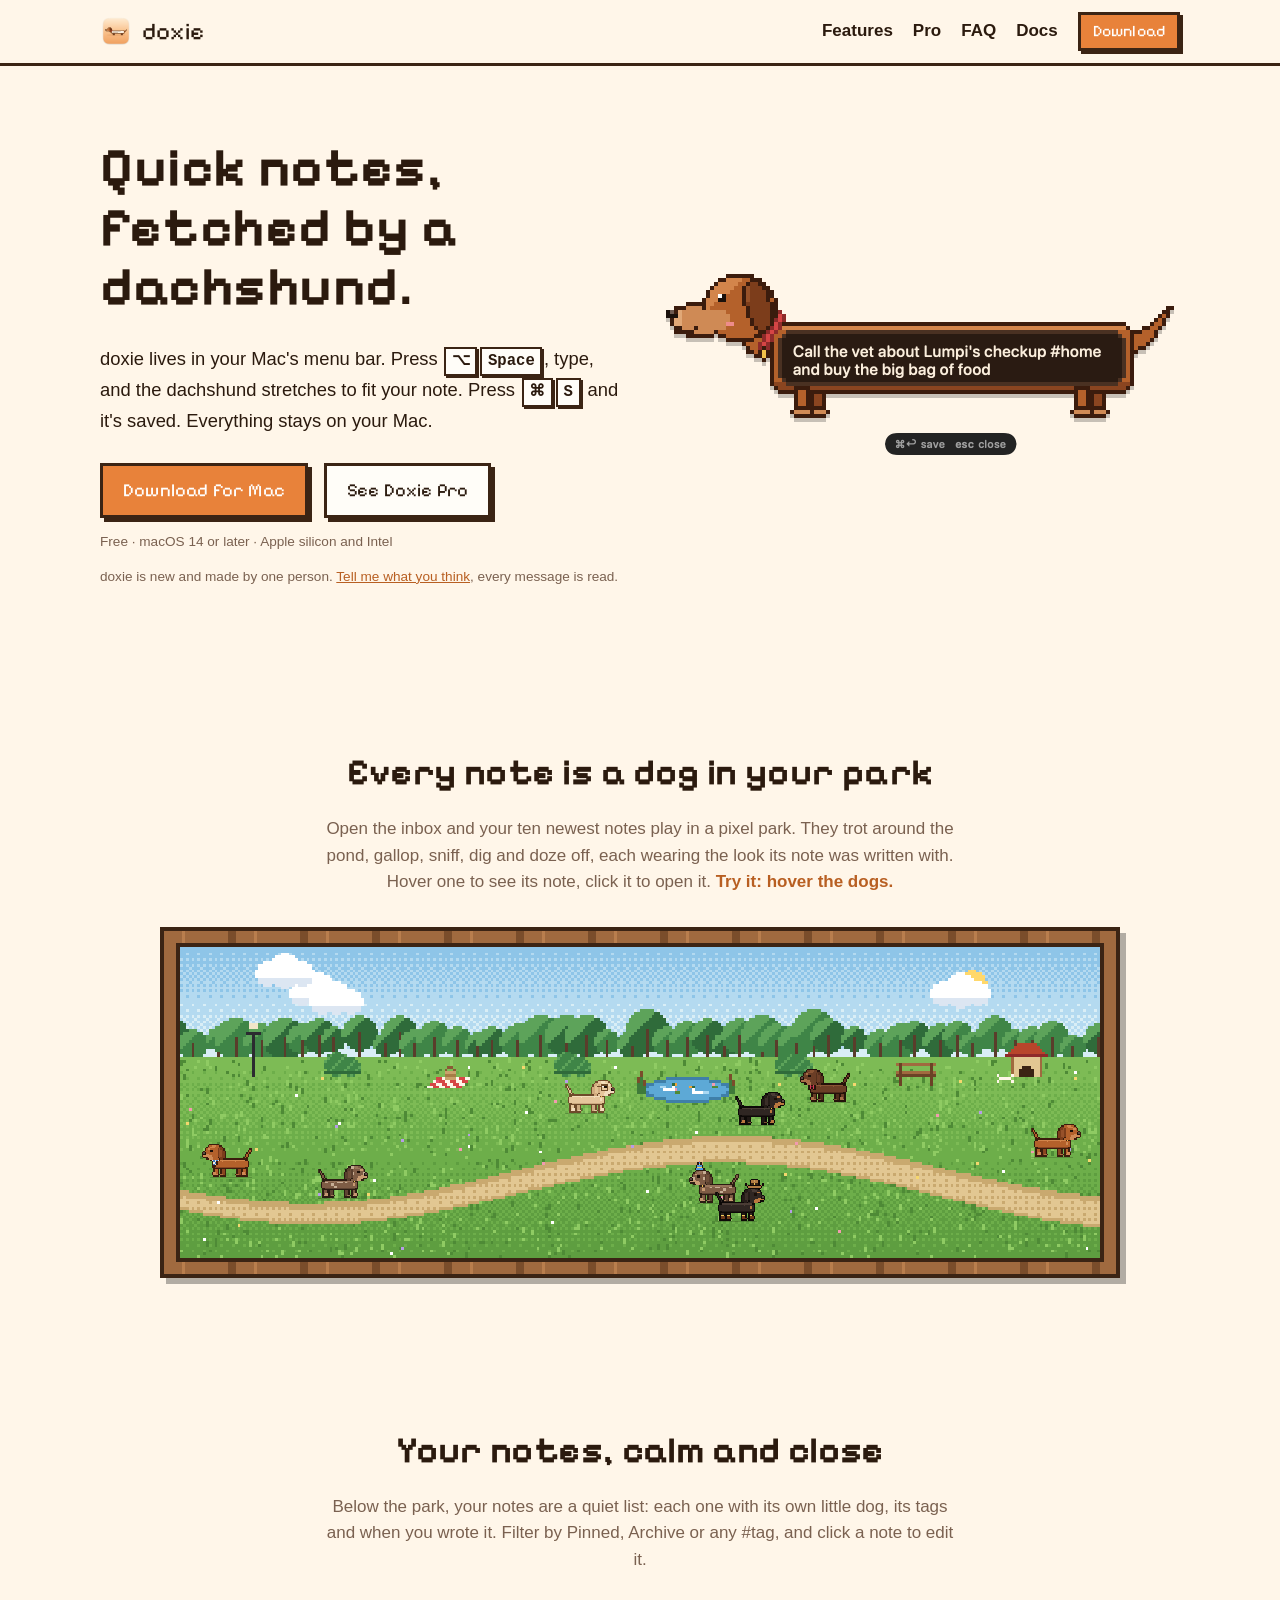
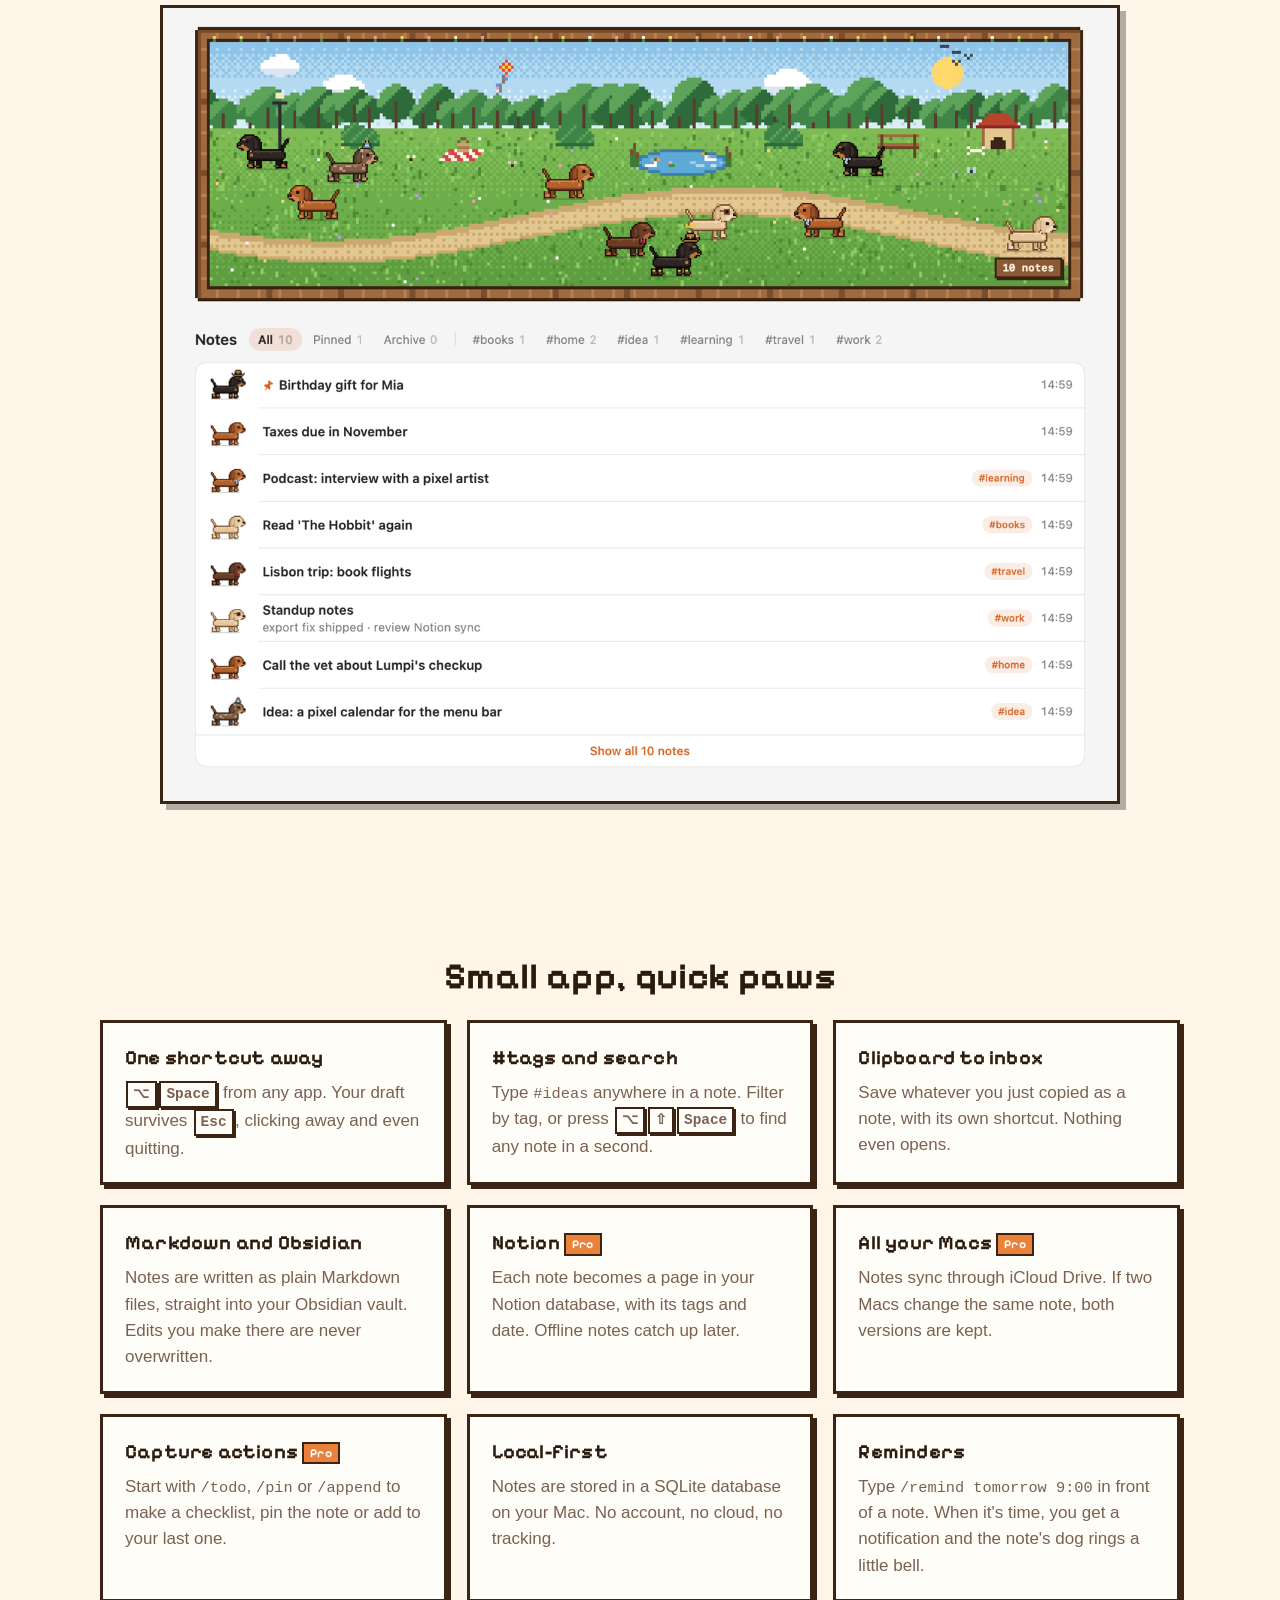
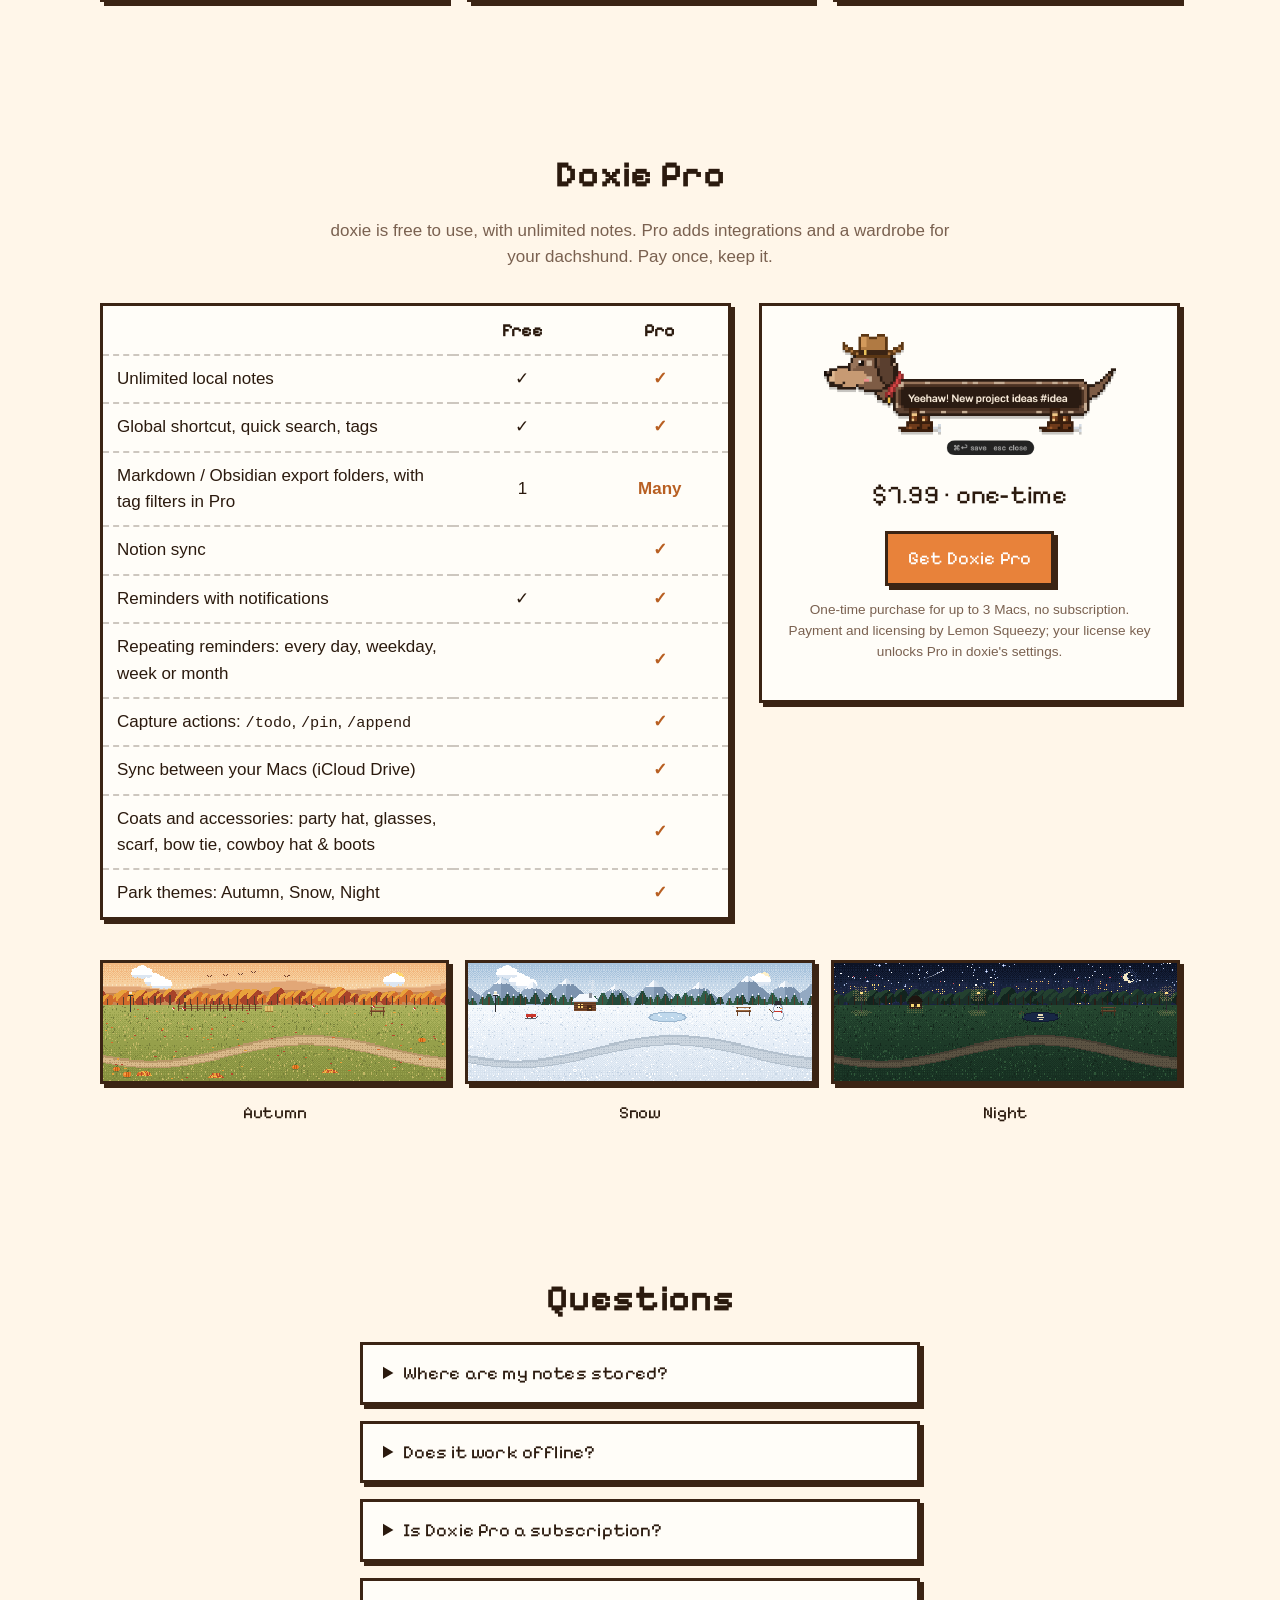
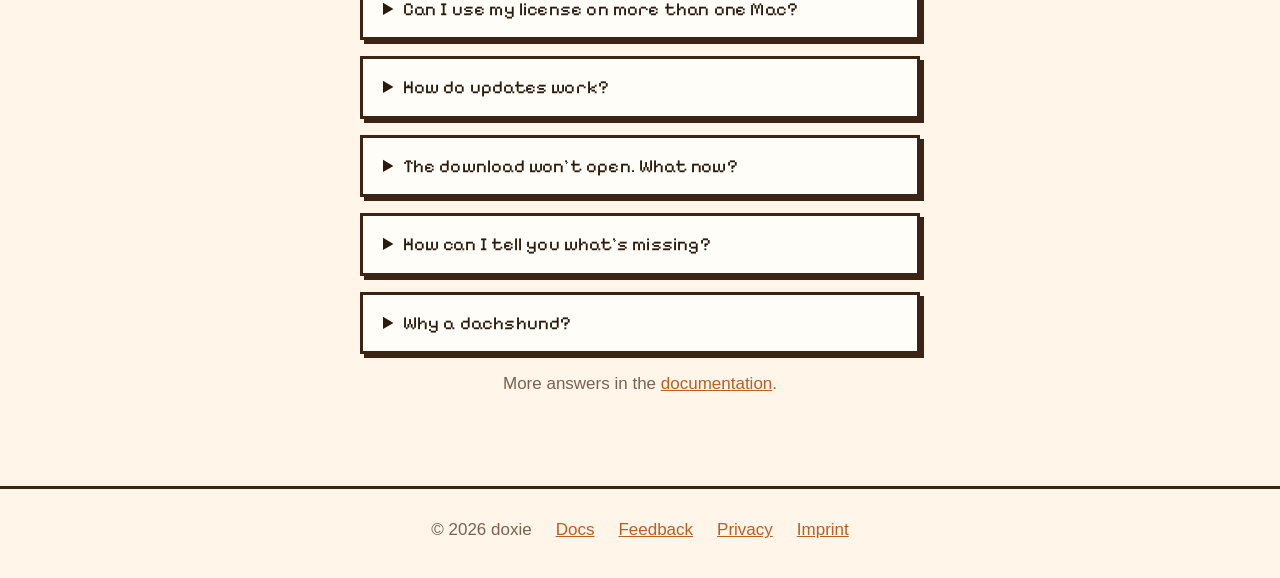
<file: index.html>
<!doctype html>
<html lang="en">
<head>
  <meta charset="utf-8">
  <meta name="viewport" content="width=device-width, initial-scale=1">
  <title>doxie: quick notes, fetched by a dachshund</title>
  <meta name="description" content="doxie is a tiny Mac menu bar app for quick notes. Press a shortcut, type, done. Local-first, with Markdown, Obsidian and Notion export.">
  <meta property="og:title" content="doxie: quick notes, fetched by a dachshund">
  <meta property="og:description" content="A tiny Mac menu bar app for quick notes. Every note becomes a little dog in your park.">
  <meta property="og:image" content="assets/img/capture.png">
  <link rel="icon" type="image/png" href="assets/img/favicon.png">
  <link rel="apple-touch-icon" href="assets/img/icon.png">
  <link rel="stylesheet" href="style.css?v=8">
  <script src="config.js?v=8"></script>
  <script src="sprites.js?v=4"></script>
  <script src="site.js?v=7" defer></script>
</head>
<body>
  <header class="nav">
    <a class="brand" href="#top"><img src="assets/img/icon.png" alt="" width="32" height="32">doxie</a>
    <nav>
      <a href="#features">Features</a>
      <a href="#pro">Pro</a>
      <a href="#faq">FAQ</a>
      <a href="docs.html">Docs</a>
      <a class="button small" href="download.html">Download</a>
    </nav>
  </header>

  <main id="top">
    <section class="hero">
      <div class="hero-text">
        <h1>Quick notes,<br>fetched by a dachshund.</h1>
        <p class="lead">doxie lives in your Mac's menu bar. Press <kbd>⌥</kbd><kbd>Space</kbd>, type, and the dachshund stretches to fit your note. Press <kbd>⌘</kbd><kbd>S</kbd> and it's saved. Everything stays on your Mac.</p>
        <div class="actions" id="download">
          <a class="button" href="download.html">Download for Mac</a>
          <a class="button secondary" href="#pro">See Doxie Pro</a>
        </div>
        <p class="fineprint">Free · macOS 14 or later · Apple silicon and Intel</p>
        <p class="fineprint">doxie is new and made by one person. <a data-feedback href="mailto:hello@doxie.ch?subject=doxie%20feedback">Tell me what you think</a>, every message is read.</p>
      </div>
      <figure class="capture">
        <img src="assets/img/capture.png" alt="The doxie capture window: a pixel dachshund whose long body holds the note you're typing" width="520">
      </figure>
    </section>

    <section class="park-section">
      <h2>Every note is a dog in your park</h2>
      <p class="section-lead">Open the inbox and your ten newest notes play in a pixel park. They trot around the pond, gallop, sniff, dig and doze off, each wearing the look its note was written with. Hover one to see its note, click it to open it. <span class="hint">Try it: hover the dogs.</span></p>
      <div class="park-frame">
        <div class="park" id="park" role="img" aria-label="A pixel park with dachshunds playing">
          <div class="park-bubble" id="park-bubble" hidden></div>
        </div>
      </div>
    </section>

    <section class="home-section">
      <h2>Your notes, calm and close</h2>
      <p class="section-lead">Below the park, your notes are a quiet list: each one with its own little dog, its tags and when you wrote it. Filter by Pinned, Archive or any #tag, and click a note to edit it.</p>
      <picture class="screenshot">
        <source srcset="assets/img/dashboard-dark.png?v=2" media="(prefers-color-scheme: dark)">
        <img src="assets/img/dashboard-light.png?v=2" alt="The doxie home page: the dog park on top, a list of notes below, each with a small dachshund" width="1440" height="1197" loading="lazy">
      </picture>
    </section>

    <section id="features" class="features">
      <h2>Small app, quick paws</h2>
      <div class="grid">
        <article>
          <h3>One shortcut away</h3>
          <p><kbd>⌥</kbd><kbd>Space</kbd> from any app. Your draft survives <kbd>Esc</kbd>, clicking away and even quitting.</p>
        </article>
        <article>
          <h3>#tags and search</h3>
          <p>Type <code>#ideas</code> anywhere in a note. Filter by tag, or press <kbd>⌥</kbd><kbd>⇧</kbd><kbd>Space</kbd> to find any note in a second.</p>
        </article>
        <article>
          <h3>Clipboard to inbox</h3>
          <p>Save whatever you just copied as a note, with its own shortcut. Nothing even opens.</p>
        </article>
        <article>
          <h3>Markdown and Obsidian</h3>
          <p>Notes are written as plain Markdown files, straight into your Obsidian vault. Edits you make there are never overwritten.</p>
        </article>
        <article>
          <h3>Notion <span class="tag">Pro</span></h3>
          <p>Each note becomes a page in your Notion database, with its tags and date. Offline notes catch up later.</p>
        </article>
        <article>
          <h3>All your Macs <span class="tag">Pro</span></h3>
          <p>Notes sync through iCloud Drive. If two Macs change the same note, both versions are kept.</p>
        </article>
        <article>
          <h3>Capture actions <span class="tag">Pro</span></h3>
          <p>Start with <code>/todo</code>, <code>/pin</code> or <code>/append</code> to make a checklist, pin the note or add to your last one.</p>
        </article>
        <article>
          <h3>Local-first</h3>
          <p>Notes are stored in a SQLite database on your Mac. No account, no cloud, no tracking.</p>
        </article>
        <article>
          <h3>Reminders</h3>
          <p>Type <code>/remind tomorrow 9:00</code> in front of a note. When it's time, you get a notification and the note's dog rings a little bell.</p>
        </article>
      </div>
    </section>

    <section id="pro" class="pro">
      <h2>Doxie Pro</h2>
      <p class="section-lead">doxie is free to use, with unlimited notes. Pro adds integrations and a wardrobe for your dachshund. Pay once, keep it.</p>
      <div class="pro-layout">
        <table class="compare">
          <thead><tr><th></th><th>Free</th><th>Pro</th></tr></thead>
          <tbody>
            <tr><td>Unlimited local notes</td><td>✓</td><td>✓</td></tr>
            <tr><td>Global shortcut, quick search, tags</td><td>✓</td><td>✓</td></tr>
            <tr><td>Markdown / Obsidian export folders, with tag filters in Pro</td><td>1</td><td>Many</td></tr>
            <tr><td>Notion sync</td><td></td><td>✓</td></tr>
            <tr><td>Reminders with notifications</td><td>✓</td><td>✓</td></tr>
            <tr><td>Repeating reminders: every day, weekday, week or month</td><td></td><td>✓</td></tr>
            <tr><td>Capture actions: <code>/todo</code>, <code>/pin</code>, <code>/append</code></td><td></td><td>✓</td></tr>
            <tr><td>Sync between your Macs (iCloud Drive)</td><td></td><td>✓</td></tr>
            <tr><td>Coats and accessories: party hat, glasses, scarf, bow tie, cowboy hat &amp; boots</td><td></td><td>✓</td></tr>
            <tr><td>Park themes: Autumn, Snow, Night</td><td></td><td>✓</td></tr>
          </tbody>
        </table>
        <div class="pro-card">
          <img src="assets/img/capture-cowboy.png" alt="The doxie dachshund in a cowboy hat and boots" width="300">
          <p class="price" id="pro-price" hidden></p>
          <a class="button" id="buy" data-buy href="#">Get Doxie Pro</a>
          <p class="fineprint">One-time purchase for up to 3 Macs, no subscription. Payment and licensing by Lemon Squeezy; your license key unlocks Pro in doxie's settings.</p>
        </div>
      </div>
      <div class="themes">
        <figure><img src="assets/img/park-autumn.png?v=2" alt="Autumn park theme" class="pixel"><figcaption>Autumn</figcaption></figure>
        <figure><img src="assets/img/park-snow.png?v=2" alt="Snow park theme" class="pixel"><figcaption>Snow</figcaption></figure>
        <figure><img src="assets/img/park-night.png?v=2" alt="Night park theme" class="pixel"><figcaption>Night</figcaption></figure>
      </div>
    </section>

    <section id="faq" class="faq">
      <h2>Questions</h2>
      <details>
        <summary>Where are my notes stored?</summary>
        <p>On your Mac, in a SQLite database in your Library folder. doxie has no servers and no account. If you turn on export or sync, notes are written to the folders or the Notion workspace you choose.</p>
      </details>
      <details>
        <summary>Does it work offline?</summary>
        <p>Yes. Capturing, searching and exporting to folders all work offline. Notion sync catches up when you're back online.</p>
      </details>
      <details>
        <summary>Is Doxie Pro a subscription?</summary>
        <p>No. You pay once and keep Pro, including all 1.x updates. Your notes always stay yours, with or without Pro.</p>
      </details>
      <details>
        <summary>Can I use my license on more than one Mac?</summary>
        <p>Yes, on up to 3 Macs. To move it to another Mac, choose <em>Deactivate on This Mac</em> in doxie's settings.</p>
      </details>
      <details>
        <summary>How do updates work?</summary>
        <p>doxie checks for updates once a day and asks before installing. You can turn this off in Settings.</p>
      </details>
      <details>
        <summary>The download won't open. What now?</summary>
        <p>doxie is signed and notarized by Apple, so it opens with a double-click. If macOS still refuses, you most likely have an older download: get the latest from the <a href="download.html">download page</a>. Versions before 0.3.1 needed a one-time <em>Open Anyway</em> in System Settings → Privacy &amp; Security. See <a href="docs.html#install">Installing</a>.</p>
      </details>
      <details>
        <summary>How can I tell you what's missing?</summary>
        <p>In doxie, 🐾 → <em>Send Feedback…</em>, or the <a data-feedback href="mailto:hello@doxie.ch?subject=doxie%20feedback">short feedback form</a>: three questions, no account, about 30 seconds. Bugs, wishes and "this annoyed me" are all welcome.</p>
      </details>
      <details>
        <summary>Why a dachshund?</summary>
        <p>Because notes come in all lengths, and so do dachshunds.</p>
      </details>
      <p class="more">More answers in the <a href="docs.html">documentation</a>.</p>
    </section>
  </main>

  <footer class="footer">
    <span>© 2026 doxie</span>
    <a href="docs.html">Docs</a>
    <a data-feedback href="mailto:hello@doxie.ch?subject=doxie%20feedback">Feedback</a>
    <a href="privacy.html">Privacy</a>
    <a href="imprint.html">Imprint</a>
  </footer>
</body>
</html>
</file>
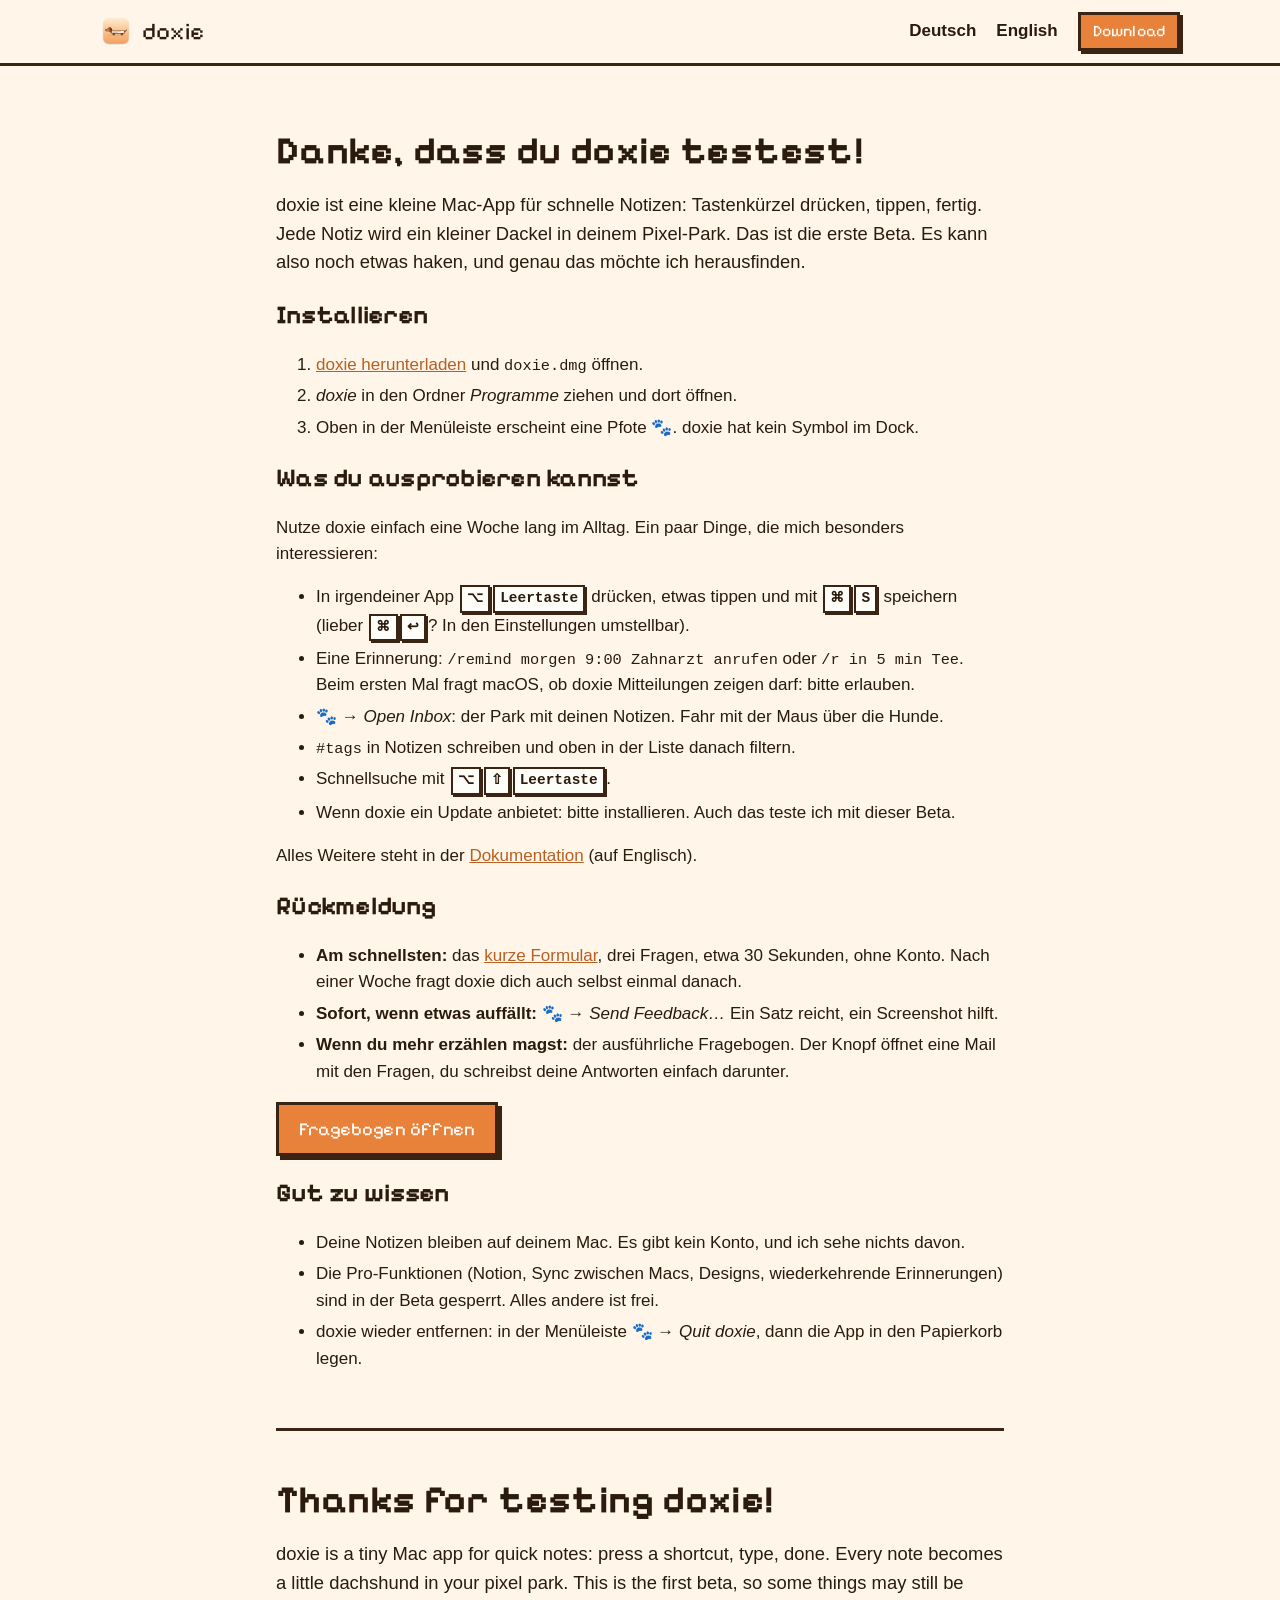
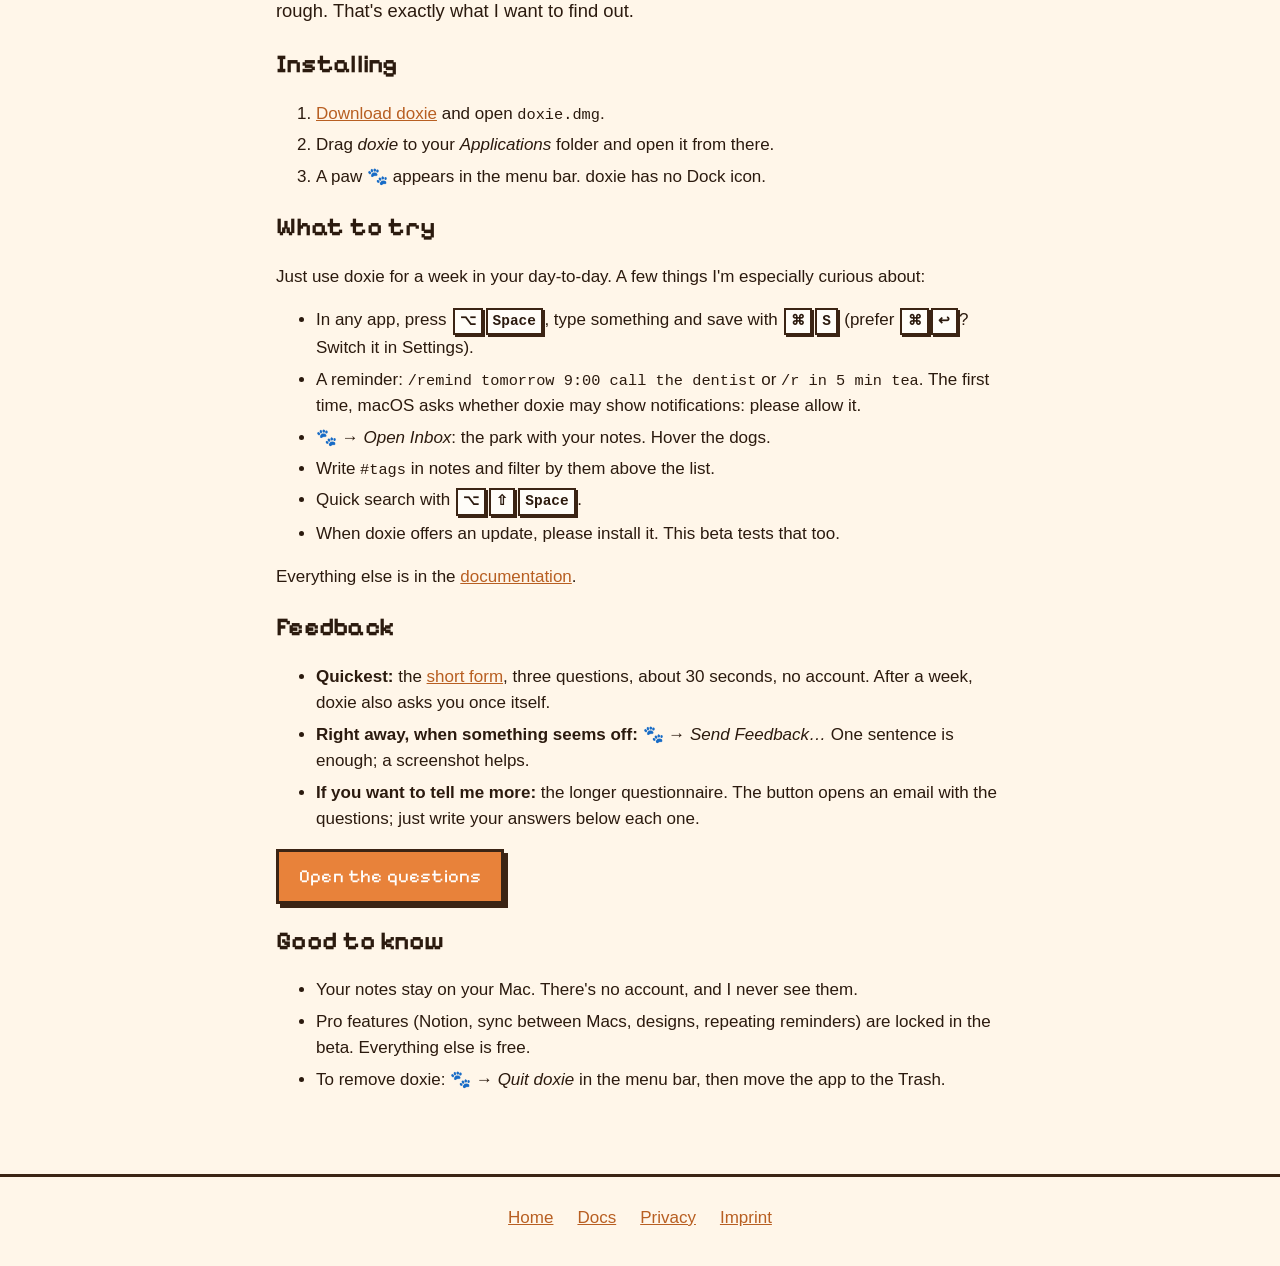
<file: beta.html>
<!doctype html>
<html lang="de">
<head>
  <meta charset="utf-8">
  <meta name="viewport" content="width=device-width, initial-scale=1">
  <meta name="robots" content="noindex">
  <title>doxie Beta</title>
  <link rel="icon" type="image/png" href="assets/img/favicon.png">
  <link rel="stylesheet" href="style.css?v=8">
  <script src="config.js?v=8"></script>
  <script src="site.js?v=7" defer></script>
  <script src="beta.js?v=2" defer></script>
</head>
<body>
  <header class="nav">
    <a class="brand" href="index.html"><img src="assets/img/icon.png" alt="" width="32" height="32">doxie</a>
    <nav>
      <a href="#de">Deutsch</a>
      <a href="#en">English</a>
      <a class="button small" data-download-direct href="https://github.com/mirodn/doxie-releases/releases/latest/download/doxie.dmg">Download</a>
    </nav>
  </header>

  <main class="doc beta-page">
    <section id="de" lang="de">
      <h1>Danke, dass du doxie testest!</h1>
      <p class="lead">doxie ist eine kleine Mac-App für schnelle Notizen: Tastenkürzel drücken, tippen, fertig. Jede Notiz wird ein kleiner Dackel in deinem Pixel-Park. Das ist die erste Beta. Es kann also noch etwas haken, und genau das möchte ich herausfinden.</p>

      <h2>Installieren</h2>
      <ol>
        <li><a data-download-direct href="https://github.com/mirodn/doxie-releases/releases/latest/download/doxie.dmg">doxie herunterladen</a> und <code>doxie.dmg</code> öffnen.</li>
        <li><em>doxie</em> in den Ordner <em>Programme</em> ziehen und dort öffnen.</li>
        <li>Oben in der Menüleiste erscheint eine Pfote 🐾. doxie hat kein Symbol im Dock.</li>
      </ol>

      <h2>Was du ausprobieren kannst</h2>
      <p>Nutze doxie einfach eine Woche lang im Alltag. Ein paar Dinge, die mich besonders interessieren:</p>
      <ul>
        <li>In irgendeiner App <kbd>⌥</kbd><kbd>Leertaste</kbd> drücken, etwas tippen und mit <kbd>⌘</kbd><kbd>S</kbd> speichern (lieber <kbd>⌘</kbd><kbd>↩</kbd>? In den Einstellungen umstellbar).</li>
        <li>Eine Erinnerung: <code>/remind morgen 9:00 Zahnarzt anrufen</code> oder <code>/r in 5 min Tee</code>. Beim ersten Mal fragt macOS, ob doxie Mitteilungen zeigen darf: bitte erlauben.</li>
        <li>🐾 → <em>Open Inbox</em>: der Park mit deinen Notizen. Fahr mit der Maus über die Hunde.</li>
        <li><code>#tags</code> in Notizen schreiben und oben in der Liste danach filtern.</li>
        <li>Schnellsuche mit <kbd>⌥</kbd><kbd>⇧</kbd><kbd>Leertaste</kbd>.</li>
        <li>Wenn doxie ein Update anbietet: bitte installieren. Auch das teste ich mit dieser Beta.</li>
      </ul>
      <p>Alles Weitere steht in der <a href="docs.html">Dokumentation</a> (auf Englisch).</p>

      <h2>Rückmeldung</h2>
      <ul>
        <li><strong>Am schnellsten:</strong> das <a data-feedback href="mailto:hello@doxie.ch?subject=doxie%20feedback">kurze Formular</a>, drei Fragen, etwa 30 Sekunden, ohne Konto. Nach einer Woche fragt doxie dich auch selbst einmal danach.</li>
        <li><strong>Sofort, wenn etwas auffällt:</strong> 🐾 → <em>Send Feedback…</em> Ein Satz reicht, ein Screenshot hilft.</li>
        <li><strong>Wenn du mehr erzählen magst:</strong> der ausführliche Fragebogen. Der Knopf öffnet eine Mail mit den Fragen, du schreibst deine Antworten einfach darunter.</li>
      </ul>
      <p><a class="button" href="#" data-survey="de">Fragebogen öffnen</a></p>

      <h2>Gut zu wissen</h2>
      <ul>
        <li>Deine Notizen bleiben auf deinem Mac. Es gibt kein Konto, und ich sehe nichts davon.</li>
        <li>Die Pro-Funktionen (Notion, Sync zwischen Macs, Designs, wiederkehrende Erinnerungen) sind in der Beta gesperrt. Alles andere ist frei.</li>
        <li>doxie wieder entfernen: in der Menüleiste 🐾 → <em>Quit doxie</em>, dann die App in den Papierkorb legen.</li>
      </ul>
    </section>

    <section id="en" lang="en">
      <h1>Thanks for testing doxie!</h1>
      <p class="lead">doxie is a tiny Mac app for quick notes: press a shortcut, type, done. Every note becomes a little dachshund in your pixel park. This is the first beta, so some things may still be rough. That's exactly what I want to find out.</p>

      <h2>Installing</h2>
      <ol>
        <li><a data-download-direct href="https://github.com/mirodn/doxie-releases/releases/latest/download/doxie.dmg">Download doxie</a> and open <code>doxie.dmg</code>.</li>
        <li>Drag <em>doxie</em> to your <em>Applications</em> folder and open it from there.</li>
        <li>A paw 🐾 appears in the menu bar. doxie has no Dock icon.</li>
      </ol>

      <h2>What to try</h2>
      <p>Just use doxie for a week in your day-to-day. A few things I'm especially curious about:</p>
      <ul>
        <li>In any app, press <kbd>⌥</kbd><kbd>Space</kbd>, type something and save with <kbd>⌘</kbd><kbd>S</kbd> (prefer <kbd>⌘</kbd><kbd>↩</kbd>? Switch it in Settings).</li>
        <li>A reminder: <code>/remind tomorrow 9:00 call the dentist</code> or <code>/r in 5 min tea</code>. The first time, macOS asks whether doxie may show notifications: please allow it.</li>
        <li>🐾 → <em>Open Inbox</em>: the park with your notes. Hover the dogs.</li>
        <li>Write <code>#tags</code> in notes and filter by them above the list.</li>
        <li>Quick search with <kbd>⌥</kbd><kbd>⇧</kbd><kbd>Space</kbd>.</li>
        <li>When doxie offers an update, please install it. This beta tests that too.</li>
      </ul>
      <p>Everything else is in the <a href="docs.html">documentation</a>.</p>

      <h2>Feedback</h2>
      <ul>
        <li><strong>Quickest:</strong> the <a data-feedback href="mailto:hello@doxie.ch?subject=doxie%20feedback">short form</a>, three questions, about 30 seconds, no account. After a week, doxie also asks you once itself.</li>
        <li><strong>Right away, when something seems off:</strong> 🐾 → <em>Send Feedback…</em> One sentence is enough; a screenshot helps.</li>
        <li><strong>If you want to tell me more:</strong> the longer questionnaire. The button opens an email with the questions; just write your answers below each one.</li>
      </ul>
      <p><a class="button" href="#" data-survey="en">Open the questions</a></p>

      <h2>Good to know</h2>
      <ul>
        <li>Your notes stay on your Mac. There's no account, and I never see them.</li>
        <li>Pro features (Notion, sync between Macs, designs, repeating reminders) are locked in the beta. Everything else is free.</li>
        <li>To remove doxie: 🐾 → <em>Quit doxie</em> in the menu bar, then move the app to the Trash.</li>
      </ul>
    </section>
  </main>

  <footer class="footer">
    <a href="index.html">Home</a>
    <a href="docs.html">Docs</a>
    <a href="privacy.html">Privacy</a>
    <a href="imprint.html">Imprint</a>
  </footer>
</body>
</html>
</file>
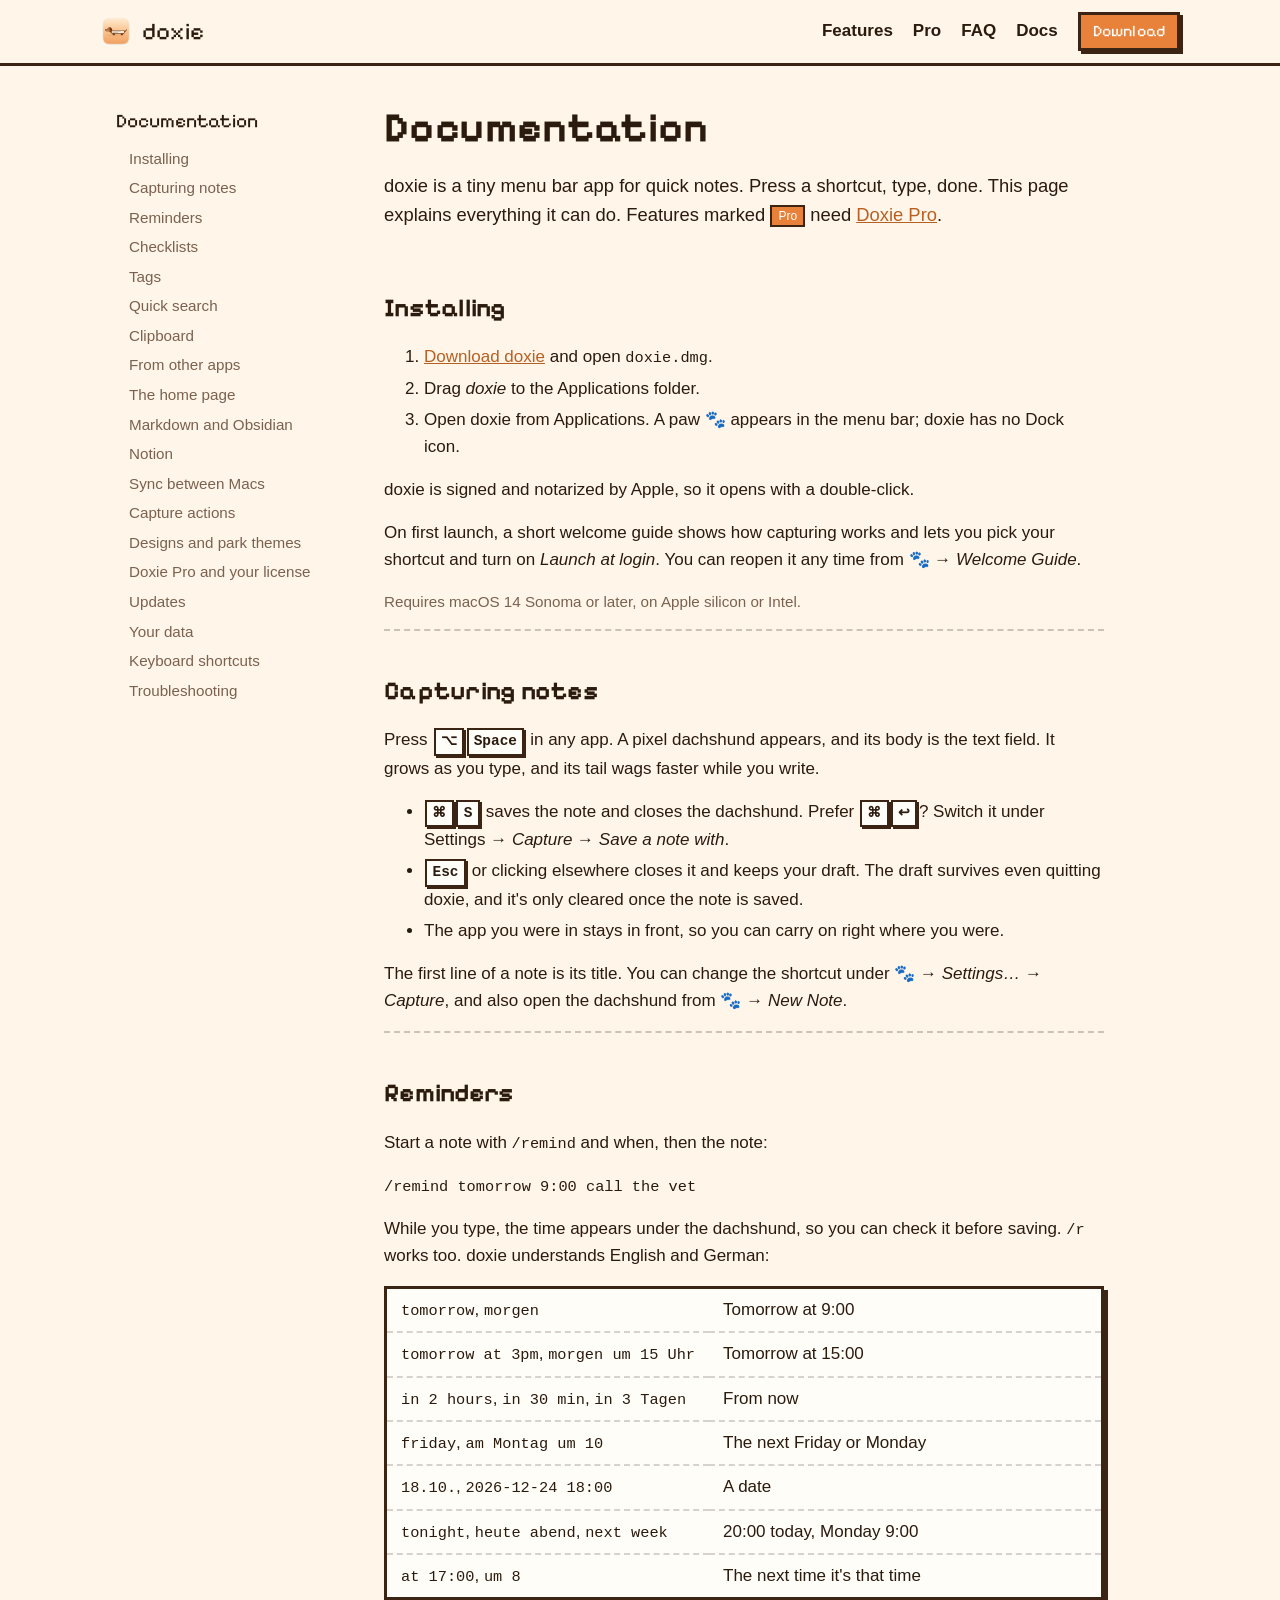
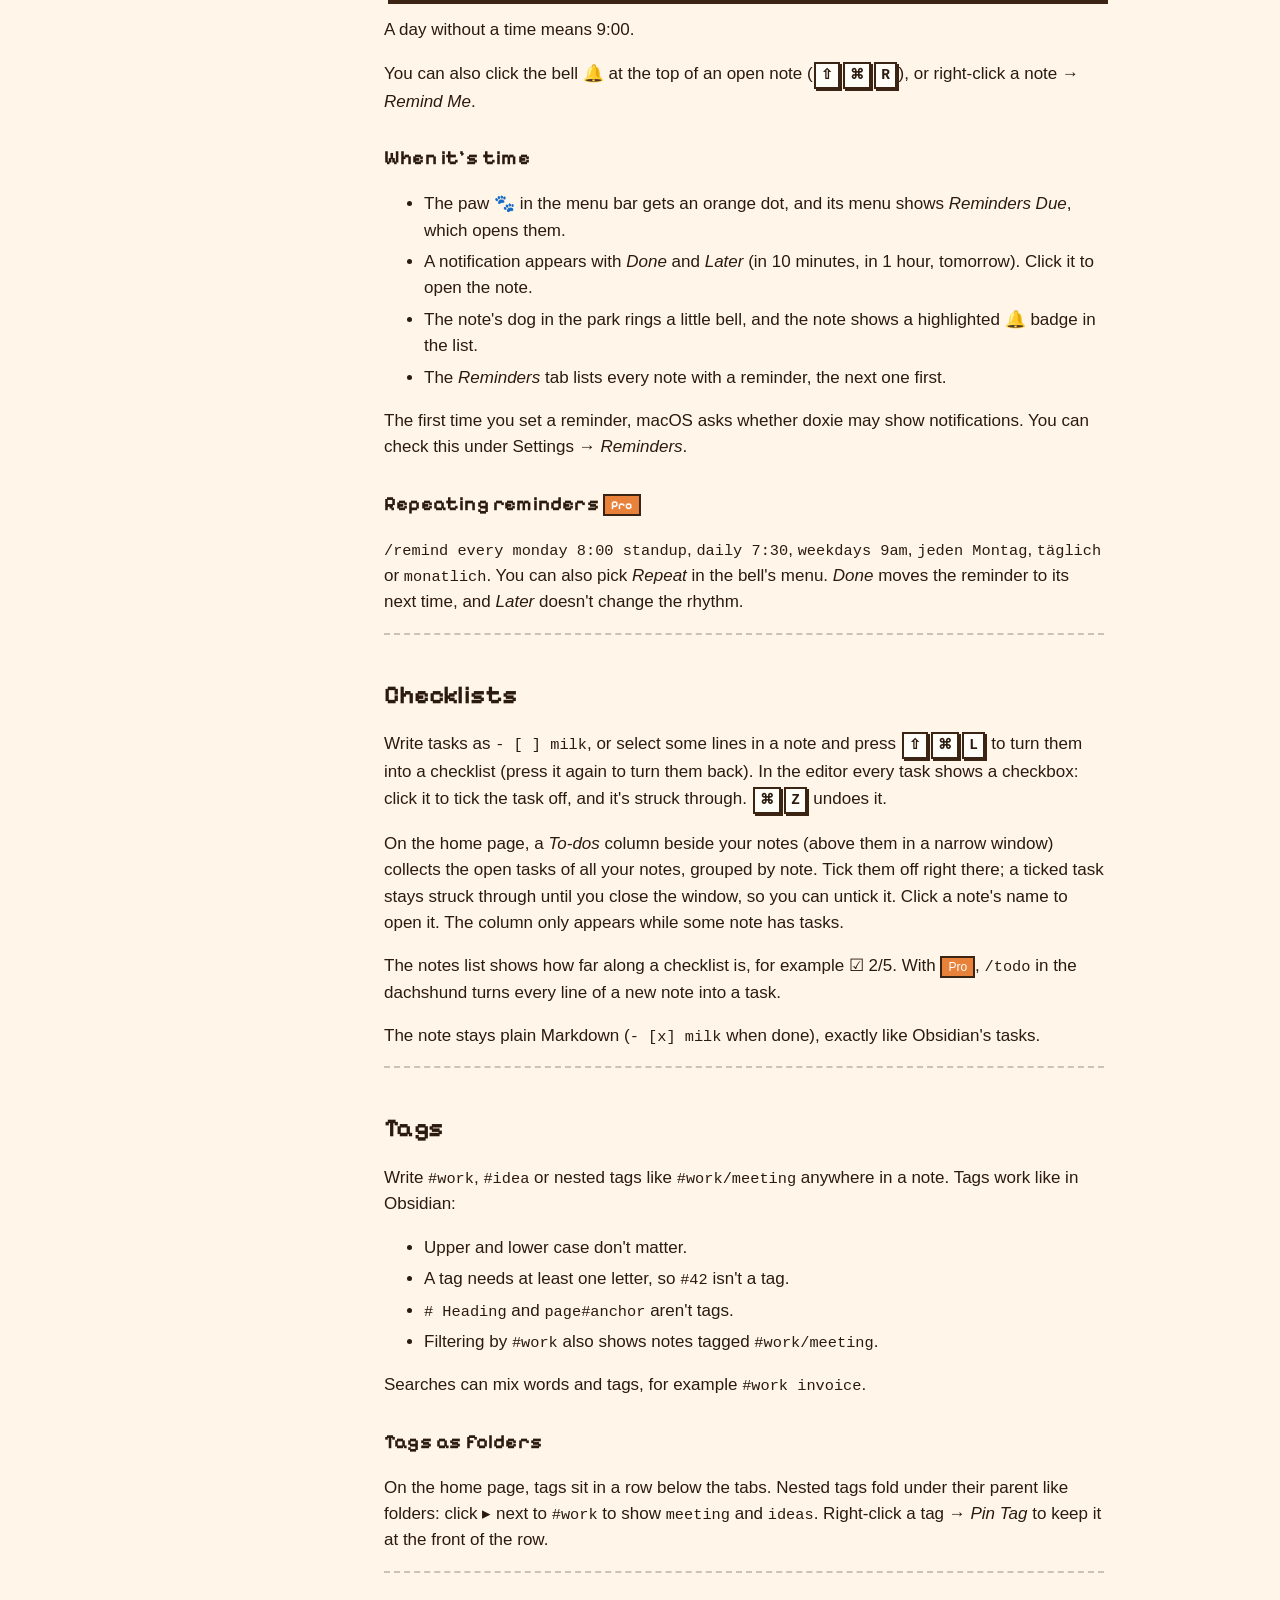
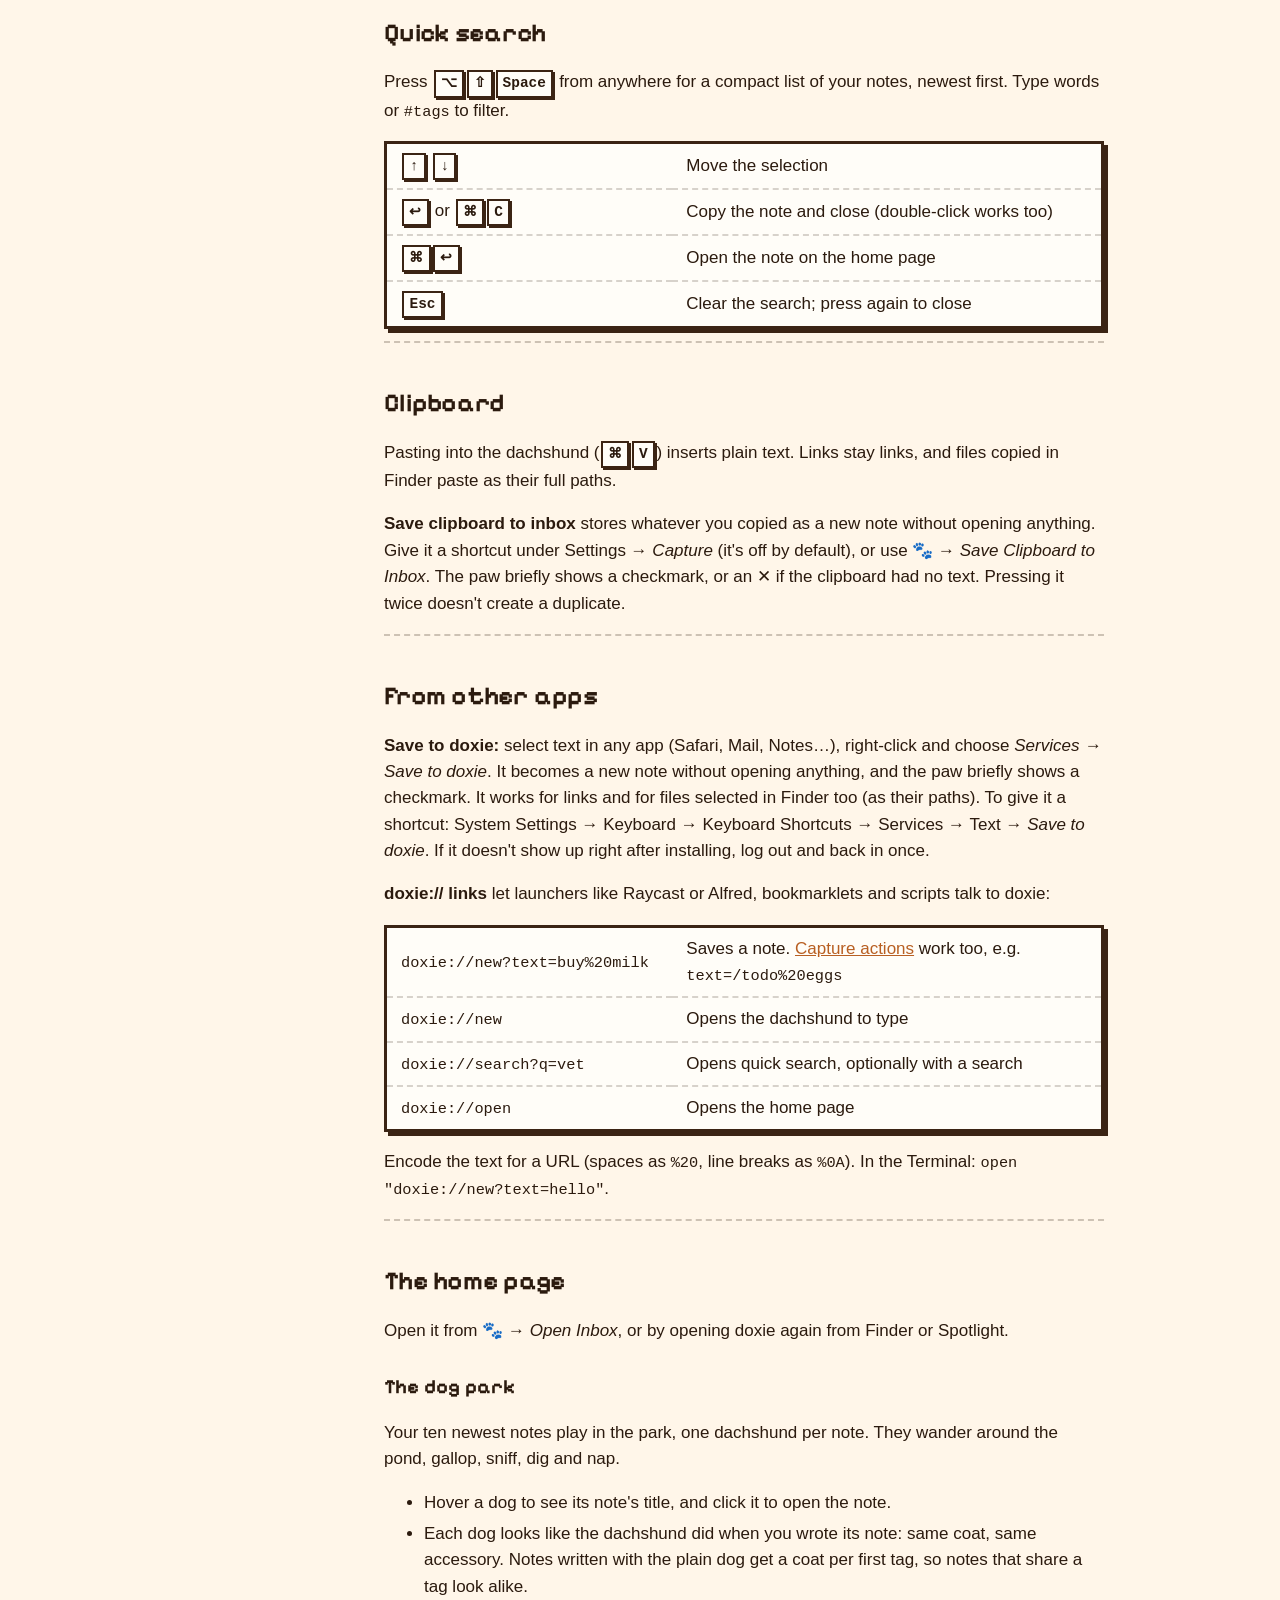
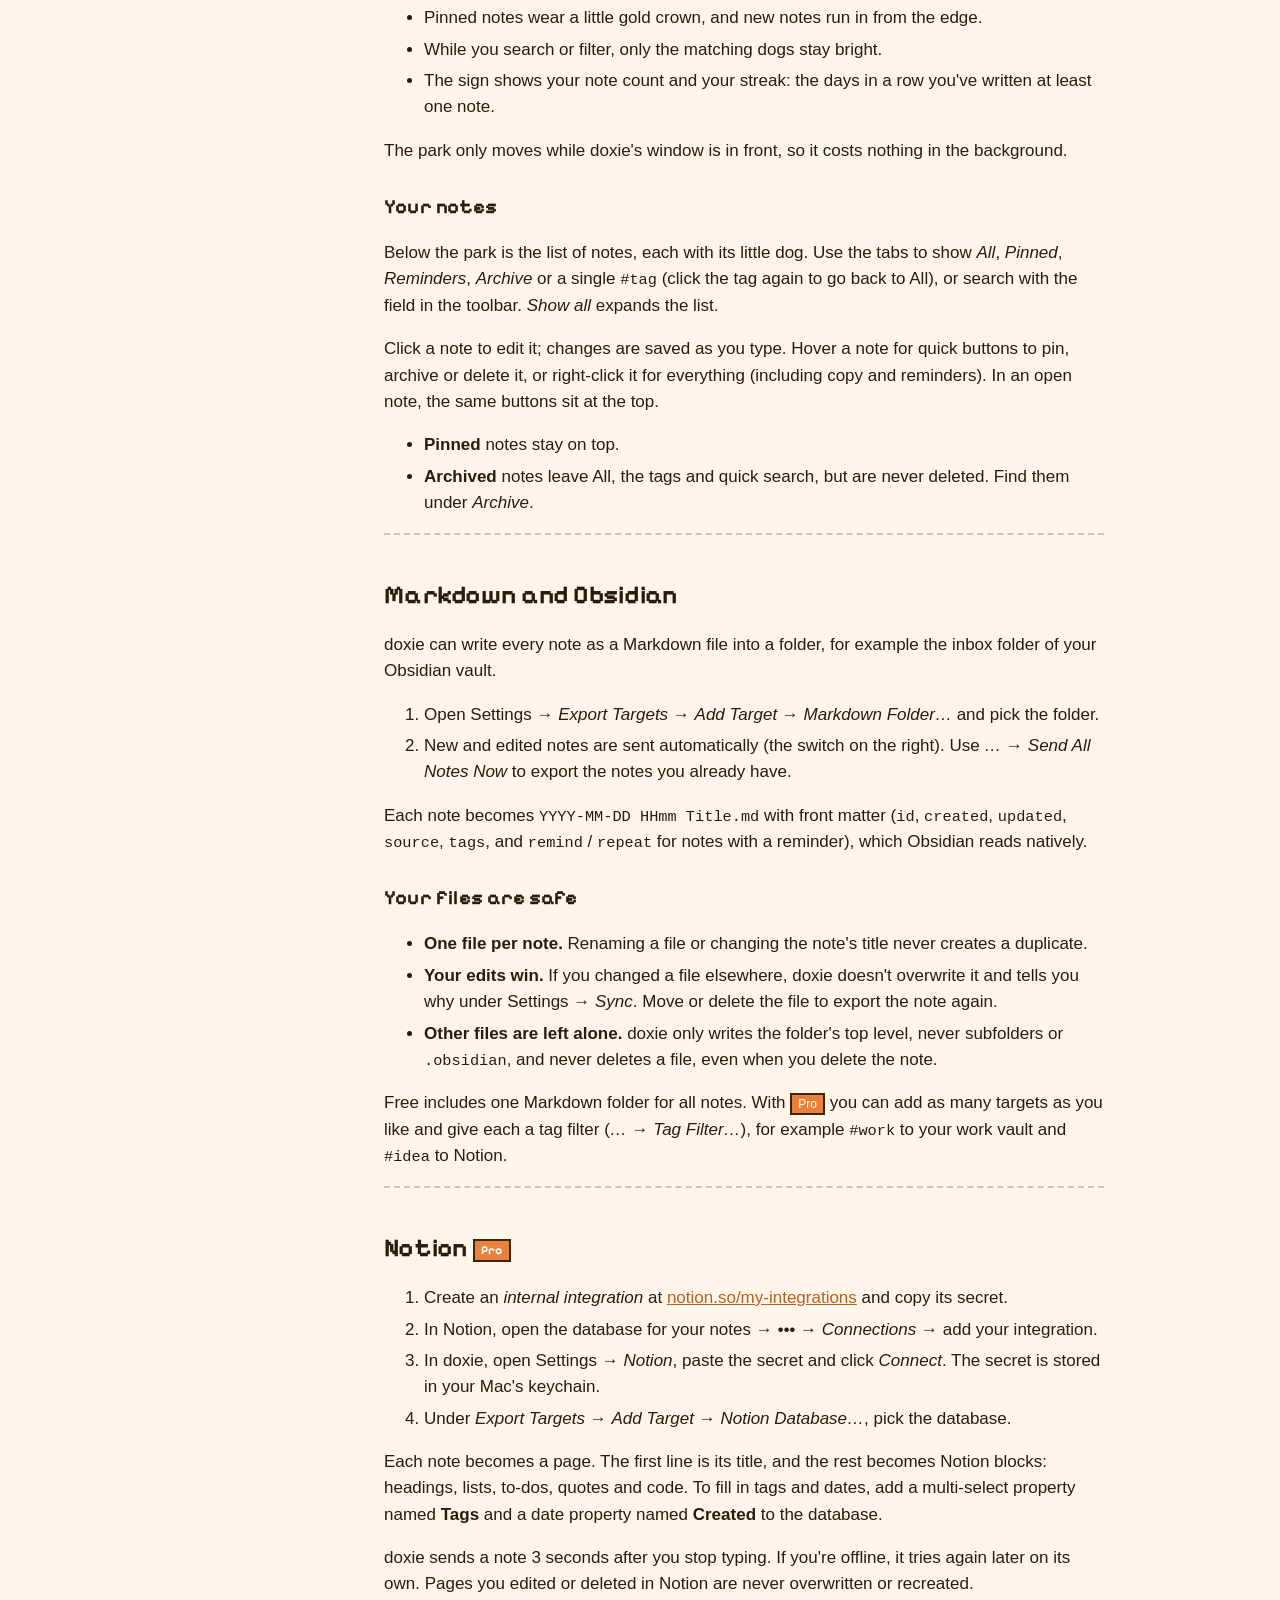
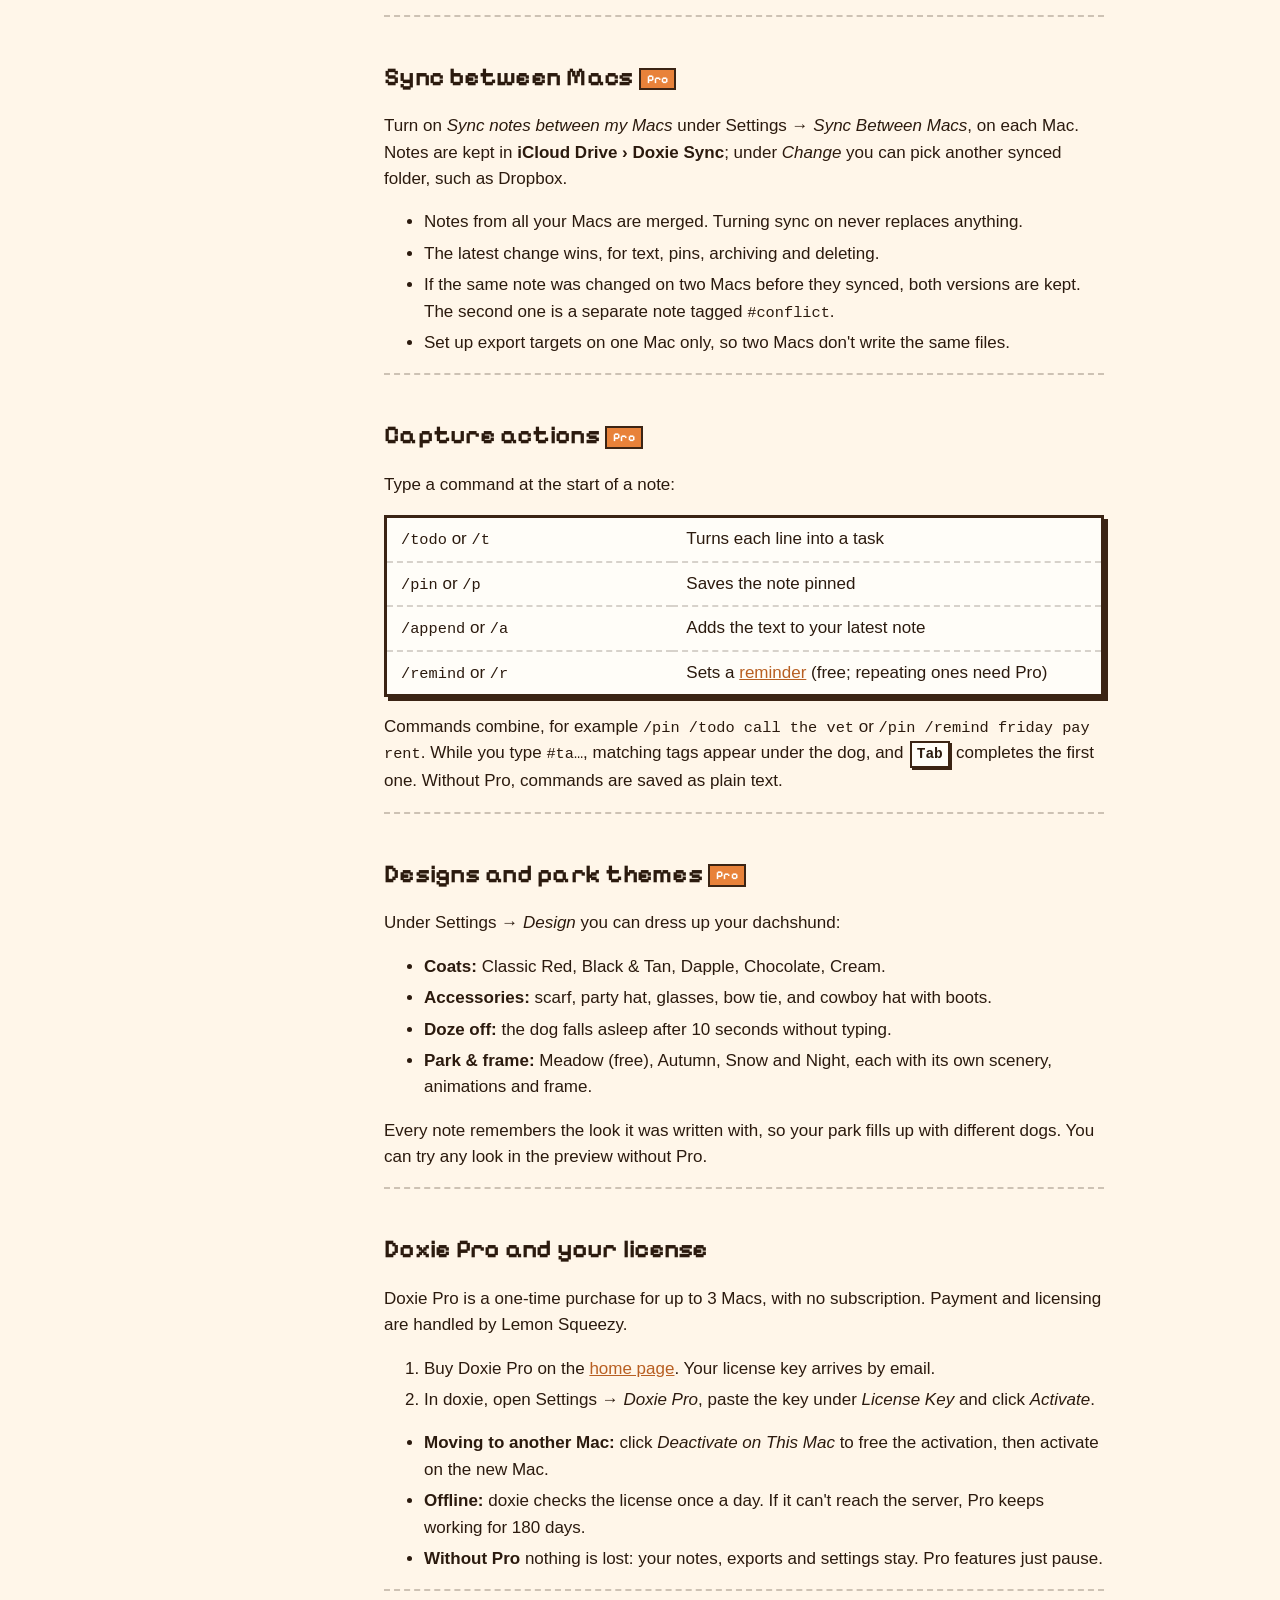
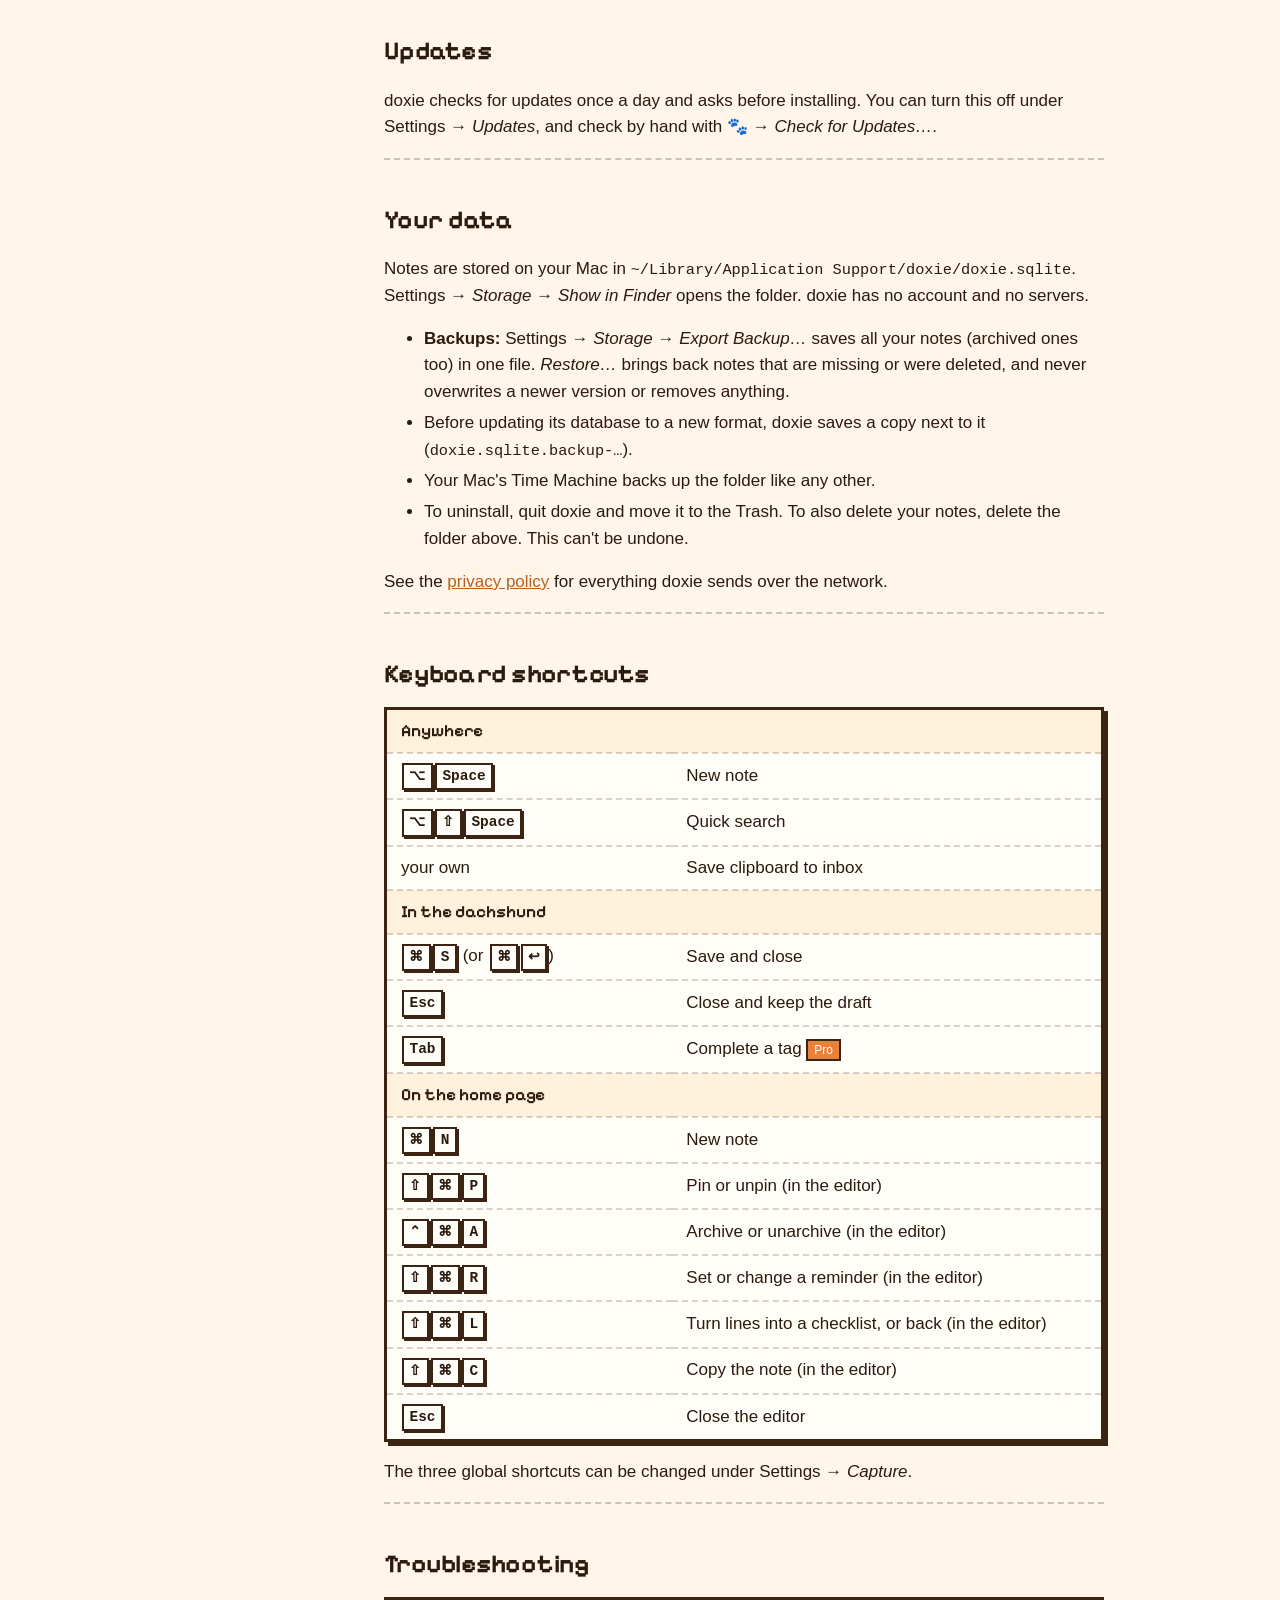
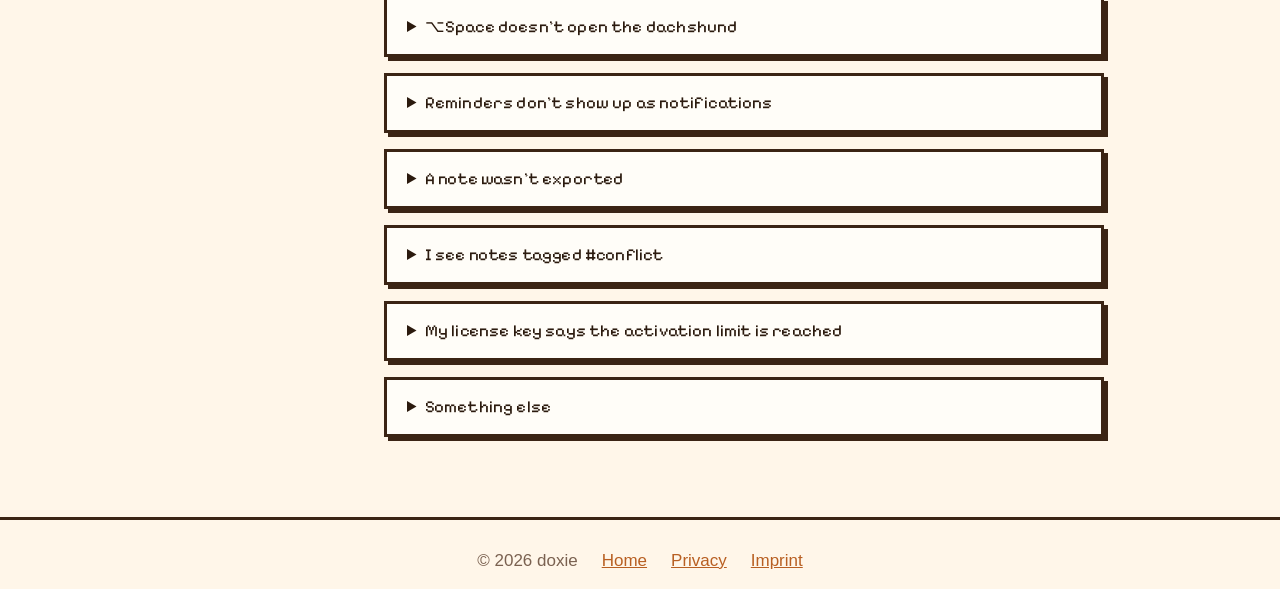
<file: docs.html>
<!doctype html>
<html lang="en">
<head>
  <meta charset="utf-8">
  <meta name="viewport" content="width=device-width, initial-scale=1">
  <title>Documentation · doxie</title>
  <meta name="description" content="How to use doxie: capturing notes, tags, quick search, the dog park, Markdown and Obsidian export, Notion, sync between Macs and Doxie Pro.">
  <link rel="icon" type="image/png" href="assets/img/favicon.png">
  <link rel="stylesheet" href="style.css?v=8">
  <script src="config.js?v=8"></script>
  <script src="site.js?v=7" defer></script>
</head>
<body>
  <header class="nav">
    <a class="brand" href="index.html"><img src="assets/img/icon.png" alt="" width="32" height="32">doxie</a>
    <nav>
      <a href="index.html#features">Features</a>
      <a href="index.html#pro">Pro</a>
      <a href="index.html#faq">FAQ</a>
      <a href="docs.html">Docs</a>
      <a class="button small" href="download.html">Download</a>
    </nav>
  </header>

  <div class="docs">
    <aside class="toc">
      <p class="toc-title">Documentation</p>
      <ol>
        <li><a href="#install">Installing</a></li>
        <li><a href="#capture">Capturing notes</a></li>
        <li><a href="#reminders">Reminders</a></li>
        <li><a href="#checklists">Checklists</a></li>
        <li><a href="#tags">Tags</a></li>
        <li><a href="#search">Quick search</a></li>
        <li><a href="#clipboard">Clipboard</a></li>
        <li><a href="#from-anywhere">From other apps</a></li>
        <li><a href="#home">The home page</a></li>
        <li><a href="#markdown">Markdown and Obsidian</a></li>
        <li><a href="#notion">Notion</a></li>
        <li><a href="#sync">Sync between Macs</a></li>
        <li><a href="#actions">Capture actions</a></li>
        <li><a href="#designs">Designs and park themes</a></li>
        <li><a href="#pro">Doxie Pro and your license</a></li>
        <li><a href="#updates">Updates</a></li>
        <li><a href="#data">Your data</a></li>
        <li><a href="#shortcuts">Keyboard shortcuts</a></li>
        <li><a href="#troubleshooting">Troubleshooting</a></li>
      </ol>
    </aside>

    <main class="doc">
      <h1>Documentation</h1>
      <p class="lead">doxie is a tiny menu bar app for quick notes. Press a shortcut, type, done. This page explains everything it can do. Features marked <span class="tag">Pro</span> need <a href="index.html#pro">Doxie Pro</a>.</p>

      <section id="install">
        <h2>Installing</h2>
        <ol>
          <li><a href="download.html">Download doxie</a> and open <code>doxie.dmg</code>.</li>
          <li>Drag <em>doxie</em> to the Applications folder.</li>
          <li>Open doxie from Applications. A paw 🐾 appears in the menu bar; doxie has no Dock icon.</li>
        </ol>
        <p>doxie is signed and notarized by Apple, so it opens with a double-click.</p>
        <p>On first launch, a short welcome guide shows how capturing works and lets you pick your shortcut and turn on <em>Launch at login</em>. You can reopen it any time from 🐾 → <em>Welcome Guide</em>.</p>
        <p class="note">Requires macOS 14 Sonoma or later, on Apple silicon or Intel.</p>
      </section>

      <section id="capture">
        <h2>Capturing notes</h2>
        <p>Press <kbd>⌥</kbd><kbd>Space</kbd> in any app. A pixel dachshund appears, and its body is the text field. It grows as you type, and its tail wags faster while you write.</p>
        <ul>
          <li><kbd>⌘</kbd><kbd>S</kbd> saves the note and closes the dachshund. Prefer <kbd>⌘</kbd><kbd>↩</kbd>? Switch it under Settings → <em>Capture</em> → <em>Save a note with</em>.</li>
          <li><kbd>Esc</kbd> or clicking elsewhere closes it and keeps your draft. The draft survives even quitting doxie, and it's only cleared once the note is saved.</li>
          <li>The app you were in stays in front, so you can carry on right where you were.</li>
        </ul>
        <p>The first line of a note is its title. You can change the shortcut under 🐾 → <em>Settings…</em> → <em>Capture</em>, and also open the dachshund from 🐾 → <em>New Note</em>.</p>
      </section>

      <section id="reminders">
        <h2>Reminders</h2>
        <p>Start a note with <code>/remind</code> and when, then the note:</p>
        <p><code>/remind tomorrow 9:00 call the vet</code></p>
        <p>While you type, the time appears under the dachshund, so you can check it before saving. <code>/r</code> works too. doxie understands English and German:</p>
        <table>
          <tbody>
            <tr><td><code>tomorrow</code>, <code>morgen</code></td><td>Tomorrow at 9:00</td></tr>
            <tr><td><code>tomorrow at 3pm</code>, <code>morgen um 15 Uhr</code></td><td>Tomorrow at 15:00</td></tr>
            <tr><td><code>in 2 hours</code>, <code>in 30 min</code>, <code>in 3 Tagen</code></td><td>From now</td></tr>
            <tr><td><code>friday</code>, <code>am Montag um 10</code></td><td>The next Friday or Monday</td></tr>
            <tr><td><code>18.10.</code>, <code>2026-12-24 18:00</code></td><td>A date</td></tr>
            <tr><td><code>tonight</code>, <code>heute abend</code>, <code>next week</code></td><td>20:00 today, Monday 9:00</td></tr>
            <tr><td><code>at 17:00</code>, <code>um 8</code></td><td>The next time it's that time</td></tr>
          </tbody>
        </table>
        <p>A day without a time means 9:00.</p>
        <p>You can also click the bell 🔔 at the top of an open note (<kbd>⇧</kbd><kbd>⌘</kbd><kbd>R</kbd>), or right-click a note → <em>Remind Me</em>.</p>
        <h3>When it's time</h3>
        <ul>
          <li>The paw 🐾 in the menu bar gets an orange dot, and its menu shows <em>Reminders Due</em>, which opens them.</li>
          <li>A notification appears with <em>Done</em> and <em>Later</em> (in 10 minutes, in 1 hour, tomorrow). Click it to open the note.</li>
          <li>The note's dog in the park rings a little bell, and the note shows a highlighted 🔔 badge in the list.</li>
          <li>The <em>Reminders</em> tab lists every note with a reminder, the next one first.</li>
        </ul>
        <p>The first time you set a reminder, macOS asks whether doxie may show notifications. You can check this under Settings → <em>Reminders</em>.</p>
        <h3>Repeating reminders <span class="tag">Pro</span></h3>
        <p><code>/remind every monday 8:00 standup</code>, <code>daily 7:30</code>, <code>weekdays 9am</code>, <code>jeden Montag</code>, <code>täglich</code> or <code>monatlich</code>. You can also pick <em>Repeat</em> in the bell's menu. <em>Done</em> moves the reminder to its next time, and <em>Later</em> doesn't change the rhythm.</p>
      </section>

      <section id="checklists">
        <h2>Checklists</h2>
        <p>Write tasks as <code>- [ ] milk</code>, or select some lines in a note and press <kbd>⇧</kbd><kbd>⌘</kbd><kbd>L</kbd> to turn them into a checklist (press it again to turn them back). In the editor every task shows a checkbox: click it to tick the task off, and it's struck through. <kbd>⌘</kbd><kbd>Z</kbd> undoes it.</p>
        <p>On the home page, a <em>To-dos</em> column beside your notes (above them in a narrow window) collects the open tasks of all your notes, grouped by note. Tick them off right there; a ticked task stays struck through until you close the window, so you can untick it. Click a note's name to open it. The column only appears while some note has tasks.</p>
        <p>The notes list shows how far along a checklist is, for example ☑ 2/5. With <span class="tag">Pro</span>, <code>/todo</code> in the dachshund turns every line of a new note into a task.</p>
        <p>The note stays plain Markdown (<code>- [x] milk</code> when done), exactly like Obsidian's tasks.</p>
      </section>

      <section id="tags">
        <h2>Tags</h2>
        <p>Write <code>#work</code>, <code>#idea</code> or nested tags like <code>#work/meeting</code> anywhere in a note. Tags work like in Obsidian:</p>
        <ul>
          <li>Upper and lower case don't matter.</li>
          <li>A tag needs at least one letter, so <code>#42</code> isn't a tag.</li>
          <li><code># Heading</code> and <code>page#anchor</code> aren't tags.</li>
          <li>Filtering by <code>#work</code> also shows notes tagged <code>#work/meeting</code>.</li>
        </ul>
        <p>Searches can mix words and tags, for example <code>#work invoice</code>.</p>
        <h3>Tags as folders</h3>
        <p>On the home page, tags sit in a row below the tabs. Nested tags fold under their parent like folders: click ▸ next to <code>#work</code> to show <code>meeting</code> and <code>ideas</code>. Right-click a tag → <em>Pin Tag</em> to keep it at the front of the row.</p>
      </section>

      <section id="search">
        <h2>Quick search</h2>
        <p>Press <kbd>⌥</kbd><kbd>⇧</kbd><kbd>Space</kbd> from anywhere for a compact list of your notes, newest first. Type words or <code>#tags</code> to filter.</p>
        <table>
          <tbody>
            <tr><td><kbd>↑</kbd> <kbd>↓</kbd></td><td>Move the selection</td></tr>
            <tr><td><kbd>↩</kbd> or <kbd>⌘</kbd><kbd>C</kbd></td><td>Copy the note and close (double-click works too)</td></tr>
            <tr><td><kbd>⌘</kbd><kbd>↩</kbd></td><td>Open the note on the home page</td></tr>
            <tr><td><kbd>Esc</kbd></td><td>Clear the search; press again to close</td></tr>
          </tbody>
        </table>
      </section>

      <section id="clipboard">
        <h2>Clipboard</h2>
        <p>Pasting into the dachshund (<kbd>⌘</kbd><kbd>V</kbd>) inserts plain text. Links stay links, and files copied in Finder paste as their full paths.</p>
        <p><strong>Save clipboard to inbox</strong> stores whatever you copied as a new note without opening anything. Give it a shortcut under Settings → <em>Capture</em> (it's off by default), or use 🐾 → <em>Save Clipboard to Inbox</em>. The paw briefly shows a checkmark, or an ✕ if the clipboard had no text. Pressing it twice doesn't create a duplicate.</p>
      </section>

      <section id="from-anywhere">
        <h2>From other apps</h2>
        <p><strong>Save to doxie:</strong> select text in any app (Safari, Mail, Notes…), right-click and choose <em>Services → Save to doxie</em>. It becomes a new note without opening anything, and the paw briefly shows a checkmark. It works for links and for files selected in Finder too (as their paths). To give it a shortcut: System Settings → Keyboard → Keyboard Shortcuts → Services → Text → <em>Save to doxie</em>. If it doesn't show up right after installing, log out and back in once.</p>
        <p><strong>doxie:// links</strong> let launchers like Raycast or Alfred, bookmarklets and scripts talk to doxie:</p>
        <table>
          <tbody>
            <tr><td><code>doxie://new?text=buy%20milk</code></td><td>Saves a note. <a href="#actions">Capture actions</a> work too, e.g. <code>text=/todo%20eggs</code></td></tr>
            <tr><td><code>doxie://new</code></td><td>Opens the dachshund to type</td></tr>
            <tr><td><code>doxie://search?q=vet</code></td><td>Opens quick search, optionally with a search</td></tr>
            <tr><td><code>doxie://open</code></td><td>Opens the home page</td></tr>
          </tbody>
        </table>
        <p>Encode the text for a URL (spaces as <code>%20</code>, line breaks as <code>%0A</code>). In the Terminal: <code>open "doxie://new?text=hello"</code>.</p>
      </section>

      <section id="home">
        <h2>The home page</h2>
        <p>Open it from 🐾 → <em>Open Inbox</em>, or by opening doxie again from Finder or Spotlight.</p>
        <h3>The dog park</h3>
        <p>Your ten newest notes play in the park, one dachshund per note. They wander around the pond, gallop, sniff, dig and nap.</p>
        <ul>
          <li>Hover a dog to see its note's title, and click it to open the note.</li>
          <li>Each dog looks like the dachshund did when you wrote its note: same coat, same accessory. Notes written with the plain dog get a coat per first tag, so notes that share a tag look alike.</li>
          <li>Pinned notes wear a little gold crown, and new notes run in from the edge.</li>
          <li>While you search or filter, only the matching dogs stay bright.</li>
          <li>The sign shows your note count and your streak: the days in a row you've written at least one note.</li>
        </ul>
        <p>The park only moves while doxie's window is in front, so it costs nothing in the background.</p>
        <h3>Your notes</h3>
        <p>Below the park is the list of notes, each with its little dog. Use the tabs to show <em>All</em>, <em>Pinned</em>, <em>Reminders</em>, <em>Archive</em> or a single <code>#tag</code> (click the tag again to go back to All), or search with the field in the toolbar. <em>Show all</em> expands the list.</p>
        <p>Click a note to edit it; changes are saved as you type. Hover a note for quick buttons to pin, archive or delete it, or right-click it for everything (including copy and reminders). In an open note, the same buttons sit at the top.</p>
        <ul>
          <li><strong>Pinned</strong> notes stay on top.</li>
          <li><strong>Archived</strong> notes leave All, the tags and quick search, but are never deleted. Find them under <em>Archive</em>.</li>
        </ul>
      </section>

      <section id="markdown">
        <h2>Markdown and Obsidian</h2>
        <p>doxie can write every note as a Markdown file into a folder, for example the inbox folder of your Obsidian vault.</p>
        <ol>
          <li>Open Settings → <em>Export Targets</em> → <em>Add Target</em> → <em>Markdown Folder…</em> and pick the folder.</li>
          <li>New and edited notes are sent automatically (the switch on the right). Use <em>…</em> → <em>Send All Notes Now</em> to export the notes you already have.</li>
        </ol>
        <p>Each note becomes <code>YYYY-MM-DD HHmm Title.md</code> with front matter (<code>id</code>, <code>created</code>, <code>updated</code>, <code>source</code>, <code>tags</code>, and <code>remind</code> / <code>repeat</code> for notes with a reminder), which Obsidian reads natively.</p>
        <h3>Your files are safe</h3>
        <ul>
          <li><strong>One file per note.</strong> Renaming a file or changing the note's title never creates a duplicate.</li>
          <li><strong>Your edits win.</strong> If you changed a file elsewhere, doxie doesn't overwrite it and tells you why under Settings → <em>Sync</em>. Move or delete the file to export the note again.</li>
          <li><strong>Other files are left alone.</strong> doxie only writes the folder's top level, never subfolders or <code>.obsidian</code>, and never deletes a file, even when you delete the note.</li>
        </ul>
        <p>Free includes one Markdown folder for all notes. With <span class="tag">Pro</span> you can add as many targets as you like and give each a tag filter (<em>…</em> → <em>Tag Filter…</em>), for example <code>#work</code> to your work vault and <code>#idea</code> to Notion.</p>
      </section>

      <section id="notion">
        <h2>Notion <span class="tag">Pro</span></h2>
        <ol>
          <li>Create an <em>internal integration</em> at <a href="https://www.notion.so/my-integrations">notion.so/my-integrations</a> and copy its secret.</li>
          <li>In Notion, open the database for your notes → <em>•••</em> → <em>Connections</em> → add your integration.</li>
          <li>In doxie, open Settings → <em>Notion</em>, paste the secret and click <em>Connect</em>. The secret is stored in your Mac's keychain.</li>
          <li>Under <em>Export Targets</em> → <em>Add Target</em> → <em>Notion Database…</em>, pick the database.</li>
        </ol>
        <p>Each note becomes a page. The first line is its title, and the rest becomes Notion blocks: headings, lists, to-dos, quotes and code. To fill in tags and dates, add a multi-select property named <strong>Tags</strong> and a date property named <strong>Created</strong> to the database.</p>
        <p>doxie sends a note 3 seconds after you stop typing. If you're offline, it tries again later on its own. Pages you edited or deleted in Notion are never overwritten or recreated.</p>
      </section>

      <section id="sync">
        <h2>Sync between Macs <span class="tag">Pro</span></h2>
        <p>Turn on <em>Sync notes between my Macs</em> under Settings → <em>Sync Between Macs</em>, on each Mac. Notes are kept in <strong>iCloud Drive › Doxie Sync</strong>; under <em>Change</em> you can pick another synced folder, such as Dropbox.</p>
        <ul>
          <li>Notes from all your Macs are merged. Turning sync on never replaces anything.</li>
          <li>The latest change wins, for text, pins, archiving and deleting.</li>
          <li>If the same note was changed on two Macs before they synced, both versions are kept. The second one is a separate note tagged <code>#conflict</code>.</li>
          <li>Set up export targets on one Mac only, so two Macs don't write the same files.</li>
        </ul>
      </section>

      <section id="actions">
        <h2>Capture actions <span class="tag">Pro</span></h2>
        <p>Type a command at the start of a note:</p>
        <table>
          <tbody>
            <tr><td><code>/todo</code> or <code>/t</code></td><td>Turns each line into a task</td></tr>
            <tr><td><code>/pin</code> or <code>/p</code></td><td>Saves the note pinned</td></tr>
            <tr><td><code>/append</code> or <code>/a</code></td><td>Adds the text to your latest note</td></tr>
            <tr><td><code>/remind</code> or <code>/r</code></td><td>Sets a <a href="#reminders">reminder</a> (free; repeating ones need Pro)</td></tr>
          </tbody>
        </table>
        <p>Commands combine, for example <code>/pin /todo call the vet</code> or <code>/pin /remind friday pay rent</code>. While you type <code>#ta…</code>, matching tags appear under the dog, and <kbd>Tab</kbd> completes the first one. Without Pro, commands are saved as plain text.</p>
      </section>

      <section id="designs">
        <h2>Designs and park themes <span class="tag">Pro</span></h2>
        <p>Under Settings → <em>Design</em> you can dress up your dachshund:</p>
        <ul>
          <li><strong>Coats:</strong> Classic Red, Black &amp; Tan, Dapple, Chocolate, Cream.</li>
          <li><strong>Accessories:</strong> scarf, party hat, glasses, bow tie, and cowboy hat with boots.</li>
          <li><strong>Doze off:</strong> the dog falls asleep after 10 seconds without typing.</li>
          <li><strong>Park &amp; frame:</strong> Meadow (free), Autumn, Snow and Night, each with its own scenery, animations and frame.</li>
        </ul>
        <p>Every note remembers the look it was written with, so your park fills up with different dogs. You can try any look in the preview without Pro.</p>
      </section>

      <section id="pro">
        <h2>Doxie Pro and your license</h2>
        <p>Doxie Pro is a one-time purchase for up to 3 Macs, with no subscription. Payment and licensing are handled by Lemon Squeezy.</p>
        <ol>
          <li>Buy Doxie Pro on the <a href="index.html#pro">home page</a>. Your license key arrives by email.</li>
          <li>In doxie, open Settings → <em>Doxie Pro</em>, paste the key under <em>License Key</em> and click <em>Activate</em>.</li>
        </ol>
        <ul>
          <li><strong>Moving to another Mac:</strong> click <em>Deactivate on This Mac</em> to free the activation, then activate on the new Mac.</li>
          <li><strong>Offline:</strong> doxie checks the license once a day. If it can't reach the server, Pro keeps working for 180 days.</li>
          <li><strong>Without Pro</strong> nothing is lost: your notes, exports and settings stay. Pro features just pause.</li>
        </ul>
      </section>

      <section id="updates">
        <h2>Updates</h2>
        <p>doxie checks for updates once a day and asks before installing. You can turn this off under Settings → <em>Updates</em>, and check by hand with 🐾 → <em>Check for Updates…</em>.</p>
      </section>

      <section id="data">
        <h2>Your data</h2>
        <p>Notes are stored on your Mac in <code>~/Library/Application Support/doxie/doxie.sqlite</code>. Settings → <em>Storage</em> → <em>Show in Finder</em> opens the folder. doxie has no account and no servers.</p>
        <ul>
          <li><strong>Backups:</strong> Settings → <em>Storage</em> → <em>Export Backup…</em> saves all your notes (archived ones too) in one file. <em>Restore…</em> brings back notes that are missing or were deleted, and never overwrites a newer version or removes anything.</li>
          <li>Before updating its database to a new format, doxie saves a copy next to it (<code>doxie.sqlite.backup-…</code>).</li>
          <li>Your Mac's Time Machine backs up the folder like any other.</li>
          <li>To uninstall, quit doxie and move it to the Trash. To also delete your notes, delete the folder above. This can't be undone.</li>
        </ul>
        <p>See the <a href="privacy.html">privacy policy</a> for everything doxie sends over the network.</p>
      </section>

      <section id="shortcuts">
        <h2>Keyboard shortcuts</h2>
        <table>
          <thead><tr><th>Anywhere</th><th></th></tr></thead>
          <tbody>
            <tr><td><kbd>⌥</kbd><kbd>Space</kbd></td><td>New note</td></tr>
            <tr><td><kbd>⌥</kbd><kbd>⇧</kbd><kbd>Space</kbd></td><td>Quick search</td></tr>
            <tr><td>your own</td><td>Save clipboard to inbox</td></tr>
          </tbody>
          <thead><tr><th>In the dachshund</th><th></th></tr></thead>
          <tbody>
            <tr><td><kbd>⌘</kbd><kbd>S</kbd> (or <kbd>⌘</kbd><kbd>↩</kbd>)</td><td>Save and close</td></tr>
            <tr><td><kbd>Esc</kbd></td><td>Close and keep the draft</td></tr>
            <tr><td><kbd>Tab</kbd></td><td>Complete a tag <span class="tag">Pro</span></td></tr>
          </tbody>
          <thead><tr><th>On the home page</th><th></th></tr></thead>
          <tbody>
            <tr><td><kbd>⌘</kbd><kbd>N</kbd></td><td>New note</td></tr>
            <tr><td><kbd>⇧</kbd><kbd>⌘</kbd><kbd>P</kbd></td><td>Pin or unpin (in the editor)</td></tr>
            <tr><td><kbd>⌃</kbd><kbd>⌘</kbd><kbd>A</kbd></td><td>Archive or unarchive (in the editor)</td></tr>
            <tr><td><kbd>⇧</kbd><kbd>⌘</kbd><kbd>R</kbd></td><td>Set or change a reminder (in the editor)</td></tr>
            <tr><td><kbd>⇧</kbd><kbd>⌘</kbd><kbd>L</kbd></td><td>Turn lines into a checklist, or back (in the editor)</td></tr>
            <tr><td><kbd>⇧</kbd><kbd>⌘</kbd><kbd>C</kbd></td><td>Copy the note (in the editor)</td></tr>
            <tr><td><kbd>Esc</kbd></td><td>Close the editor</td></tr>
          </tbody>
        </table>
        <p>The three global shortcuts can be changed under Settings → <em>Capture</em>.</p>
      </section>

      <section id="troubleshooting">
        <h2>Troubleshooting</h2>
        <details>
          <summary>⌥Space doesn't open the dachshund</summary>
          <p>Another app may use the same shortcut, such as a launcher or a keyboard tool. Pick a different shortcut under Settings → <em>Capture</em>, and check that the paw 🐾 is in your menu bar (doxie is running).</p>
        </details>
        <details>
          <summary>Reminders don't show up as notifications</summary>
          <p>Check Settings → <em>Reminders</em>. If notifications are turned off, click <em>Open Notification Settings…</em> and allow doxie. Also check that Focus or Do Not Disturb isn't on. Due reminders always show in the <em>Reminders</em> tab, even without notifications.</p>
        </details>
        <details>
          <summary>A note wasn't exported</summary>
          <p>Look under Settings → <em>Sync</em>: problems are listed there instead of popping up. Usually the file was edited outside doxie, so doxie left it alone. Move or delete that file and edit the note again.</p>
        </details>
        <details>
          <summary>I see notes tagged #conflict</summary>
          <p>The same note was changed on two Macs before they synced, so doxie kept both versions. Merge them by hand and delete the one you don't need.</p>
        </details>
        <details>
          <summary>My license key says the activation limit is reached</summary>
          <p>A key works on 3 Macs at once. On a Mac you no longer use, click <em>Deactivate on This Mac</em> under Settings → <em>Doxie Pro</em>. If that Mac is gone, write to us and we'll reset it.</p>
        </details>
        <details>
          <summary>Something else</summary>
          <p>Use 🐾 → <em>Send Feedback…</em>, the <a data-feedback href="mailto:hello@doxie.ch?subject=doxie%20feedback">short feedback form</a>, or write to <a href="mailto:hello@doxie.ch">hello@doxie.ch</a>. We're happy to help.</p>
        </details>
      </section>
    </main>
  </div>

  <footer class="footer">
    <span>© 2026 doxie</span>
    <a href="index.html">Home</a>
    <a href="privacy.html">Privacy</a>
    <a href="imprint.html">Imprint</a>
  </footer>
</body>
</html>
</file>
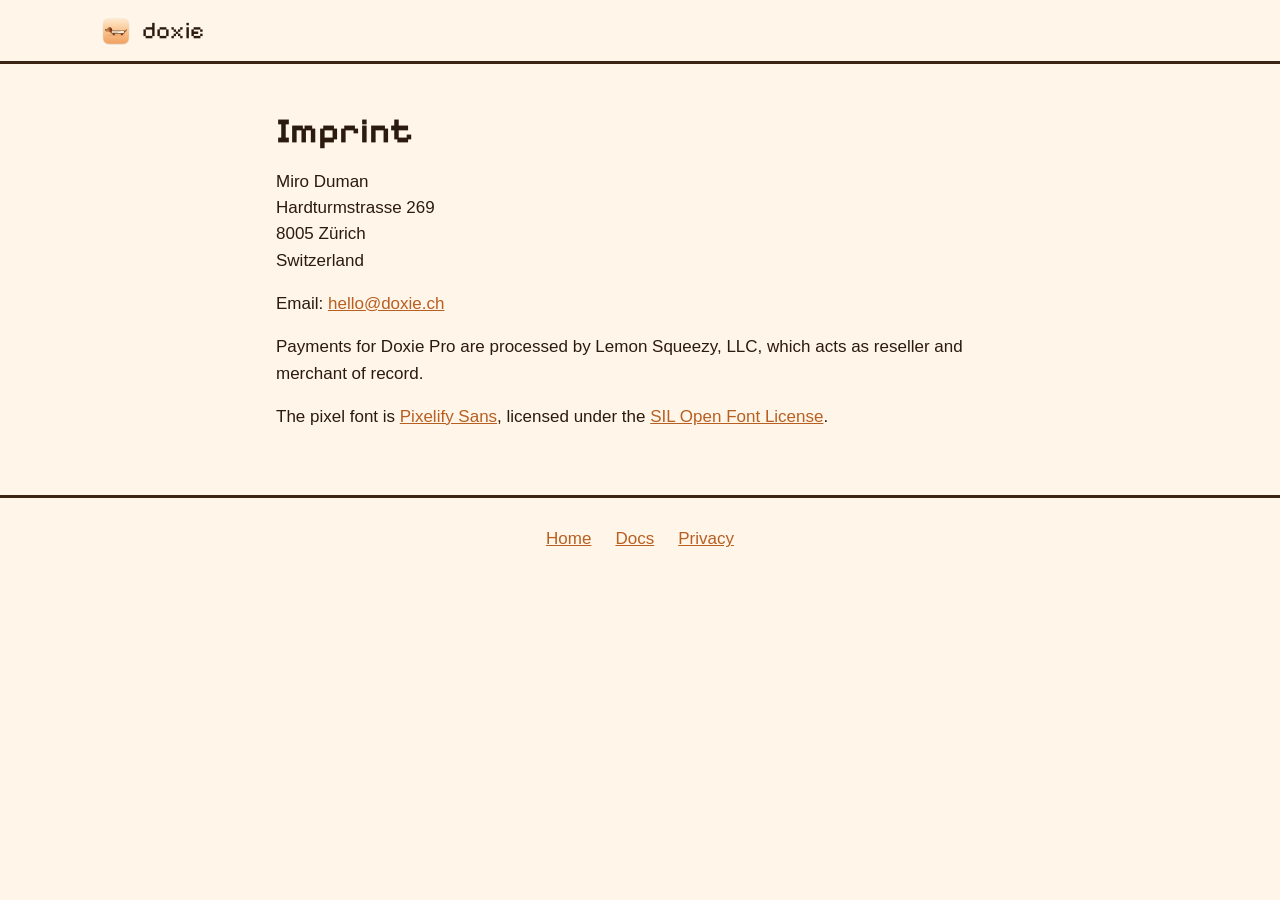
<file: imprint.html>
<!doctype html>
<html lang="en">
<head>
  <meta charset="utf-8">
  <meta name="viewport" content="width=device-width, initial-scale=1">
  <title>Imprint · doxie</title>
  <link rel="icon" type="image/png" href="assets/img/favicon.png">
  <link rel="stylesheet" href="style.css?v=8">
</head>
<body>
  <header class="nav">
    <a class="brand" href="index.html"><img src="assets/img/icon.png" alt="" width="32" height="32">doxie</a>
  </header>
  <main class="legal">
    <h1>Imprint</h1>
    <p>
      Miro Duman<br>
      Hardturmstrasse 269<br>
      8005 Zürich<br>
      Switzerland
    </p>
    <p>Email: <a href="mailto:hello@doxie.ch">hello@doxie.ch</a></p>
    <p>Payments for Doxie Pro are processed by Lemon Squeezy, LLC, which acts as reseller and merchant of record.</p>
    <p>The pixel font is <a href="https://github.com/eifetx/Pixelify-Sans">Pixelify Sans</a>, licensed under the <a href="assets/fonts/OFL.txt">SIL Open Font License</a>.</p>
  </main>
  <footer class="footer">
    <a href="index.html">Home</a>
    <a href="docs.html">Docs</a>
    <a href="privacy.html">Privacy</a>
  </footer>
</body>
</html>
</file>
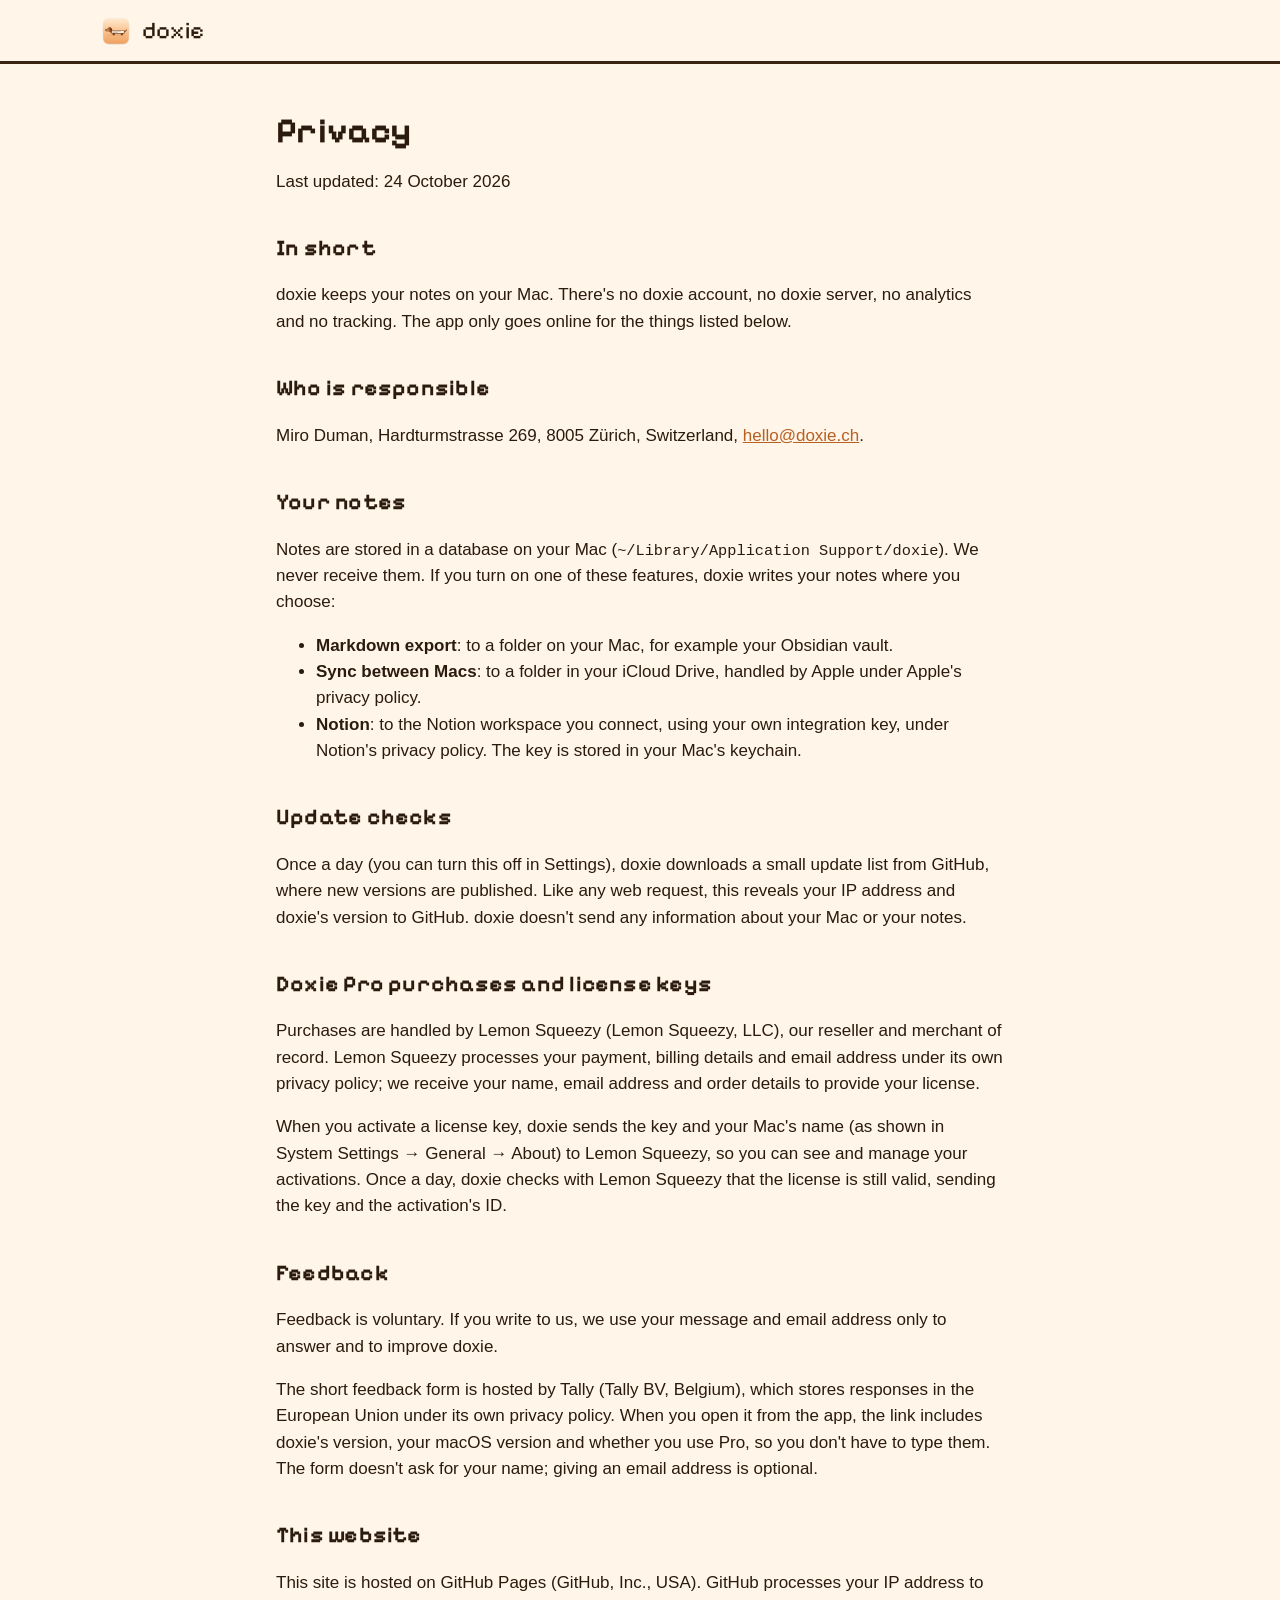
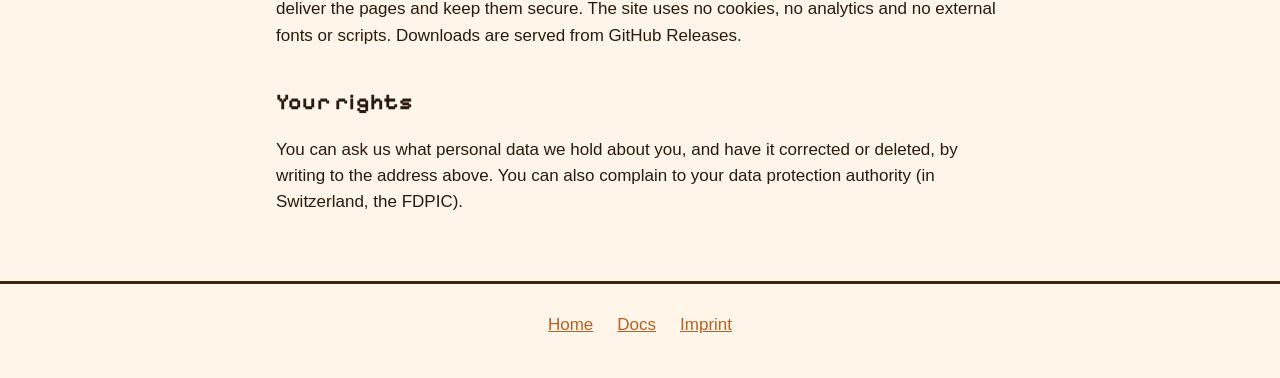
<file: privacy.html>
<!doctype html>
<html lang="en">
<head>
  <meta charset="utf-8">
  <meta name="viewport" content="width=device-width, initial-scale=1">
  <title>Privacy · doxie</title>
  <link rel="icon" type="image/png" href="assets/img/favicon.png">
  <link rel="stylesheet" href="style.css?v=8">
</head>
<body>
  <header class="nav">
    <a class="brand" href="index.html"><img src="assets/img/icon.png" alt="" width="32" height="32">doxie</a>
  </header>
  <main class="legal">
    <h1>Privacy</h1>
    <p>Last updated: 24 October 2026</p>

    <h2>In short</h2>
    <p>doxie keeps your notes on your Mac. There's no doxie account, no doxie server, no analytics and no tracking. The app only goes online for the things listed below.</p>

    <h2>Who is responsible</h2>
    <p>Miro Duman, Hardturmstrasse 269, 8005 Zürich, Switzerland, <a href="mailto:hello@doxie.ch">hello@doxie.ch</a>.</p>

    <h2>Your notes</h2>
    <p>Notes are stored in a database on your Mac (<code>~/Library/Application Support/doxie</code>). We never receive them. If you turn on one of these features, doxie writes your notes where you choose:</p>
    <ul>
      <li><strong>Markdown export</strong>: to a folder on your Mac, for example your Obsidian vault.</li>
      <li><strong>Sync between Macs</strong>: to a folder in your iCloud Drive, handled by Apple under Apple's privacy policy.</li>
      <li><strong>Notion</strong>: to the Notion workspace you connect, using your own integration key, under Notion's privacy policy. The key is stored in your Mac's keychain.</li>
    </ul>

    <h2>Update checks</h2>
    <p>Once a day (you can turn this off in Settings), doxie downloads a small update list from GitHub, where new versions are published. Like any web request, this reveals your IP address and doxie's version to GitHub. doxie doesn't send any information about your Mac or your notes.</p>

    <h2>Doxie Pro purchases and license keys</h2>
    <p>Purchases are handled by Lemon Squeezy (Lemon Squeezy, LLC), our reseller and merchant of record. Lemon Squeezy processes your payment, billing details and email address under its own privacy policy; we receive your name, email address and order details to provide your license.</p>
    <p>When you activate a license key, doxie sends the key and your Mac's name (as shown in System Settings → General → About) to Lemon Squeezy, so you can see and manage your activations. Once a day, doxie checks with Lemon Squeezy that the license is still valid, sending the key and the activation's ID.</p>

    <h2>Feedback</h2>
    <p>Feedback is voluntary. If you write to us, we use your message and email address only to answer and to improve doxie.</p>
    <p>The short feedback form is hosted by Tally (Tally BV, Belgium), which stores responses in the European Union under its own privacy policy. When you open it from the app, the link includes doxie's version, your macOS version and whether you use Pro, so you don't have to type them. The form doesn't ask for your name; giving an email address is optional.</p>

    <h2>This website</h2>
    <p>This site is hosted on GitHub Pages (GitHub, Inc., USA). GitHub processes your IP address to deliver the pages and keep them secure. The site uses no cookies, no analytics and no external fonts or scripts. Downloads are served from GitHub Releases.</p>

    <h2>Your rights</h2>
    <p>You can ask us what personal data we hold about you, and have it corrected or deleted, by writing to the address above. You can also complain to your data protection authority (in Switzerland, the FDPIC).</p>
  </main>
  <footer class="footer">
    <a href="index.html">Home</a>
    <a href="docs.html">Docs</a>
    <a href="imprint.html">Imprint</a>
  </footer>
</body>
</html>
</file>
<file: style.css>
@font-face {
  font-family: "Pixelify Sans";
  src: url("assets/fonts/PixelifySans.ttf") format("truetype");
  font-weight: 400 700;
  font-display: swap;
}

:root {
  --bg: #fff6e9;
  --card: #fffdf8;
  --ink: #2b1a0e;
  --muted: #7a6150;
  --wood: #8a5a35;
  --outline: #3b2414;
  --accent: #e8823a;
  --accent-dark: #b85f22;
  --sign: #fff1dc;
  --grass: #6dae4a;
}

@media (prefers-color-scheme: dark) {
  :root {
    --bg: #1d140e;
    --card: #2a1d14;
    --ink: #fbeedc;
    --muted: #c4a98f;
    --outline: #0d0805;
  }
}

* { box-sizing: border-box; }

img { max-width: 100%; height: auto; }

html { scroll-behavior: smooth; }

body {
  margin: 0;
  background: var(--bg);
  color: var(--ink);
  font: 17px/1.55 -apple-system, BlinkMacSystemFont, "Segoe UI", Roboto, sans-serif;
  -webkit-font-smoothing: antialiased;
}

h1, h2, h3, .brand, .button, .price, summary {
  font-family: "Pixelify Sans", ui-monospace, monospace;
  letter-spacing: 0.01em;
}

h1 { font-size: clamp(2.2rem, 5vw, 3.4rem); line-height: 1.1; margin: 0 0 0.5em; }
h2 { font-size: clamp(1.7rem, 3.5vw, 2.3rem); margin: 0 0 0.4em; text-align: center; }
h3 { font-size: 1.25rem; margin: 0 0 0.3em; }

a { color: var(--accent-dark); }
@media (prefers-color-scheme: dark) { a { color: var(--accent); } }

kbd {
  display: inline-block;
  min-width: 1.6em;
  padding: 0 0.35em;
  margin: 0 0.1em;
  font: 600 0.85em/1.6 ui-monospace, monospace;
  text-align: center;
  background: var(--card);
  border: 2px solid var(--outline);
  box-shadow: 2px 2px 0 var(--outline);
}

code { font: 0.9em ui-monospace, monospace; }

.pixel, .park { image-rendering: pixelated; }

/* Nav */
.nav {
  position: sticky;
  top: 0;
  z-index: 10;
  display: flex;
  align-items: center;
  justify-content: space-between;
  gap: 16px;
  padding: 12px max(16px, calc((100% - 1080px) / 2));
  background: color-mix(in srgb, var(--bg) 88%, transparent);
  backdrop-filter: blur(8px);
  border-bottom: 3px solid var(--outline);
}
.brand { display: flex; align-items: center; gap: 10px; font-size: 1.5rem; color: var(--ink); text-decoration: none; }
.nav nav { display: flex; align-items: center; gap: 20px; }
.nav nav a:not(.button) { color: var(--ink); text-decoration: none; font-weight: 600; }
@media (max-width: 560px) { .nav nav a:not(.button) { display: none; } }

/* Buttons: square, outlined, with a hard shadow that presses down. */
.button {
  display: inline-block;
  padding: 10px 20px;
  font-size: 1.15rem;
  color: #fff;
  background: var(--accent);
  border: 3px solid var(--outline);
  box-shadow: 4px 4px 0 var(--outline);
  text-decoration: none;
  transition: transform 0.05s, box-shadow 0.05s;
}
.button:hover { background: var(--accent-dark); }
.button:active { transform: translate(4px, 4px); box-shadow: none; }
.button.secondary { color: var(--ink); background: var(--card); }
.button.secondary:hover { background: var(--sign); color: var(--outline); }
.button.small { padding: 4px 12px; font-size: 1rem; box-shadow: 3px 3px 0 var(--outline); }
.button[aria-disabled="true"] { background: var(--muted); cursor: default; pointer-events: none; }

main > section { padding: 72px max(16px, calc((100% - 1080px) / 2)); }
.section-lead { max-width: 640px; margin: 0 auto 32px; text-align: center; color: var(--muted); }
.fineprint { font-size: 0.85rem; color: var(--muted); }

/* Hero */
.hero { display: grid; grid-template-columns: 1fr 1fr; align-items: center; gap: 40px; }
.lead { font-size: 1.15rem; }
.actions { display: flex; flex-wrap: wrap; gap: 16px; margin: 28px 0 12px; }
.capture { margin: 0; }
.capture img { width: 100%; height: auto; }
@media (max-width: 860px) { .hero { grid-template-columns: 1fr; } }

/* Park */
.park-section .hint { color: var(--accent-dark); font-weight: 600; }
.park-frame {
  max-width: 960px;
  margin: 0 auto;
  padding: 12px;
  background:
    repeating-linear-gradient(90deg, #a06a3f 0 18px, #b97e4d 18px 21px, #a06a3f 21px 64px, #7a4d2b 64px 72px);
  border: 4px solid var(--outline);
  box-shadow: 6px 6px 0 rgba(0, 0, 0, 0.3);
}
.park {
  position: relative;
  aspect-ratio: 320 / 110;
  background: url("assets/img/park-meadow.png?v=2") center / 100% 100% no-repeat;
  border: 4px solid var(--outline);
  overflow: hidden;
  cursor: default;
  /* The dogs' z-index (their row) only counts inside the park, never above the header. */
  isolation: isolate;
}
.park .dog {
  position: absolute;
  background-repeat: no-repeat;
  image-rendering: pixelated;
  cursor: pointer;
}
.park .dog.right { transform: scaleX(-1); }
.park .heart {
  position: absolute;
  width: calc(4 / 320 * 100%);
  image-rendering: pixelated;
  aspect-ratio: 5 / 4;
  background: url("assets/img/emote-heart.png") center / 100% 100%;
  pointer-events: none;
}
.park-bubble {
  position: absolute;
  z-index: 1000;  /* above every dog (their z-index is their row) and the hearts */
  transform: translate(-50%, -100%);
  padding: 4px 10px;
  font: 600 0.85rem ui-monospace, monospace;
  color: #2b1a0e;
  white-space: nowrap;
  background: #fff8ec;
  border: 2px solid #2b1a0e;
  box-shadow: 2px 2px 0 rgba(0, 0, 0, 0.25);
  pointer-events: none;
}

/* Home page screenshot */
.screenshot { display: block; max-width: 960px; margin: 0 auto; }
.screenshot img {
  display: block;
  width: 100%;
  height: auto;
  border: 3px solid var(--outline);
  box-shadow: 6px 6px 0 rgba(0, 0, 0, 0.3);
}

/* Features */
.grid { display: grid; grid-template-columns: repeat(auto-fit, minmax(280px, 1fr)); gap: 20px; }
.grid article, .pro-card, .compare, details {
  background: var(--card);
  border: 3px solid var(--outline);
  box-shadow: 4px 4px 0 var(--outline);
}
.grid article { padding: 20px 22px; }
.grid p { margin: 0; color: var(--muted); }
.tag {
  display: inline-block;
  padding: 0 6px;
  font-size: 0.75rem;
  vertical-align: middle;
  color: #fff;
  background: var(--accent);
  border: 2px solid var(--outline);
}

/* Pro */
.pro-layout { display: grid; grid-template-columns: 3fr 2fr; gap: 28px; align-items: start; }
@media (max-width: 860px) { .pro-layout { grid-template-columns: 1fr; } }
.compare { width: 100%; border-collapse: collapse; }
.compare th, .compare td { padding: 10px 14px; border-bottom: 2px dashed color-mix(in srgb, var(--outline) 25%, transparent); }
.compare th { font-family: "Pixelify Sans", monospace; font-size: 1.15rem; text-align: left; }
.compare td:nth-child(n + 2), .compare th:nth-child(n + 2) { text-align: center; width: 22%; }
.compare td:last-child { color: var(--accent-dark); font-weight: 700; }
.compare tr:last-child td { border-bottom: none; }
.pro-card { padding: 24px; text-align: center; }
.pro-card img { width: 100%; max-width: 300px; height: auto; }
.price { font-size: 1.6rem; margin: 8px 0 16px; }
.themes { display: grid; grid-template-columns: repeat(3, 1fr); gap: 16px; margin-top: 40px; }
@media (max-width: 700px) { .themes { grid-template-columns: 1fr; } }
.themes figure { margin: 0; }
.themes img { width: 100%; height: auto; border: 3px solid var(--outline); box-shadow: 4px 4px 0 var(--outline); }
.themes figcaption { margin-top: 8px; text-align: center; font-family: "Pixelify Sans", monospace; }

/* FAQ */
.faq { max-width: 760px; margin: 0 auto; }
details { margin-bottom: 16px; padding: 14px 20px; }
summary { cursor: pointer; font-size: 1.15rem; }
details p { margin: 10px 0 0; color: var(--muted); }
.faq .more { text-align: center; color: var(--muted); }

/* Footer and legal pages */
.footer {
  display: flex;
  justify-content: center;
  gap: 24px;
  padding: 28px 16px 40px;
  border-top: 3px solid var(--outline);
  color: var(--muted);
}
.legal { max-width: 760px; margin: 0 auto; padding: 48px 16px; }
.legal h1 { font-size: 2.2rem; }
.legal h2 { text-align: left; font-size: 1.4rem; margin-top: 1.6em; }
.todo { background: #ffe08a; color: #2b1a0e; padding: 0 4px; }

/* Documentation: a table of contents on the left, the text on the right. */
.docs {
  display: grid;
  grid-template-columns: 220px minmax(0, 1fr);
  gap: 48px;
  max-width: 1080px;
  margin: 0 auto;
  padding: 40px 16px 64px;
}
.toc { position: sticky; top: 84px; align-self: start; max-height: calc(100vh - 100px); overflow-y: auto; }
.toc-title { margin: 0 0 8px; font-family: "Pixelify Sans", monospace; font-size: 1.2rem; }
.toc ol { margin: 0; padding: 0; list-style: none; }
.toc li a {
  display: block;
  padding: 3px 10px;
  color: var(--muted);
  text-decoration: none;
  font-size: 0.95rem;
  border-left: 3px solid transparent;
}
.toc li a:hover { color: var(--ink); border-left-color: var(--accent); }
.doc { max-width: 720px; }
.doc h1 { font-size: clamp(2rem, 4vw, 2.6rem); }
.doc h2 { text-align: left; font-size: 1.6rem; margin: 0 0 0.5em; }
.doc h3 { margin-top: 1.4em; }
.doc section { padding: 40px 0 0; scroll-margin-top: 64px; }
.doc section + section { border-top: 2px dashed color-mix(in srgb, var(--outline) 25%, transparent); margin-top: 8px; }
.doc li { margin: 0.3em 0; }
.doc .note { color: var(--muted); font-size: 0.95rem; }
.doc table {
  width: 100%;
  border-collapse: collapse;
  margin: 12px 0;
  background: var(--card);
  border: 3px solid var(--outline);
  box-shadow: 4px 4px 0 var(--outline);
}
.doc th, .doc td { padding: 8px 14px; text-align: left; border-bottom: 2px dashed color-mix(in srgb, var(--outline) 20%, transparent); }
.doc th { font-family: "Pixelify Sans", monospace; font-weight: 600; background: var(--sign); color: #2b1a0e; }
.doc td:first-child { white-space: nowrap; width: 40%; }
.doc details summary { font-size: 1.05rem; }
@media (max-width: 860px) {
  .docs { grid-template-columns: 1fr; gap: 0; }
  .toc { position: static; max-height: none; padding-bottom: 16px; border-bottom: 3px solid var(--outline); }
  .toc ol { columns: 2; }
}

/* Beta page: one column of text, both languages one after the other. */
.beta-page { max-width: 760px; margin: 0 auto; padding: 24px 16px 64px; }
.beta-page h1 { font-size: clamp(1.8rem, 4vw, 2.4rem); }
.beta-page section + section { margin-top: 56px; padding-top: 48px; border-top: 3px solid var(--outline); }

/* Download page: numbered steps with big numbers. */
.download-page { max-width: 760px; margin: 0 auto; padding: 40px 16px 64px; }
.download-page h1 { font-size: clamp(1.9rem, 4.5vw, 2.6rem); }
.steps { list-style: none; counter-reset: step; padding: 0; margin: 40px 0; }
.steps > li { counter-increment: step; position: relative; padding: 0 0 36px 64px; }
.steps > li::before {
  content: counter(step);
  position: absolute;
  left: 0;
  top: 0;
  width: 44px;
  height: 44px;
  display: grid;
  place-items: center;
  font: 1.4rem "Pixelify Sans", monospace;
  color: #fff;
  background: var(--accent);
  border: 3px solid var(--outline);
  box-shadow: 3px 3px 0 var(--outline);
}
.steps h2 { margin: 6px 0 6px; font-size: 1.4rem; }
.steps p { margin: 0 0 10px; }
.install-shot { display: block; width: 100%; max-width: 560px; height: auto; margin-top: 12px; border-radius: 10px; box-shadow: 0 12px 32px rgba(0, 0, 0, 0.25); }
.callout {
  margin-top: 14px;
  padding: 14px 18px;
  background: var(--card);
  border: 3px solid var(--outline);
  box-shadow: 4px 4px 0 var(--outline);
}
.callout p { margin: 0 0 8px; }
.callout ol { margin: 0 0 8px; padding-left: 22px; }
.first-note { padding: 28px 0 0 !important; border-top: 2px dashed color-mix(in srgb, var(--outline) 25%, transparent); }
@media (max-width: 560px) { .steps > li { padding-left: 56px; } }

@media (prefers-reduced-motion: reduce) {
  html { scroll-behavior: auto; }
}
</file>
